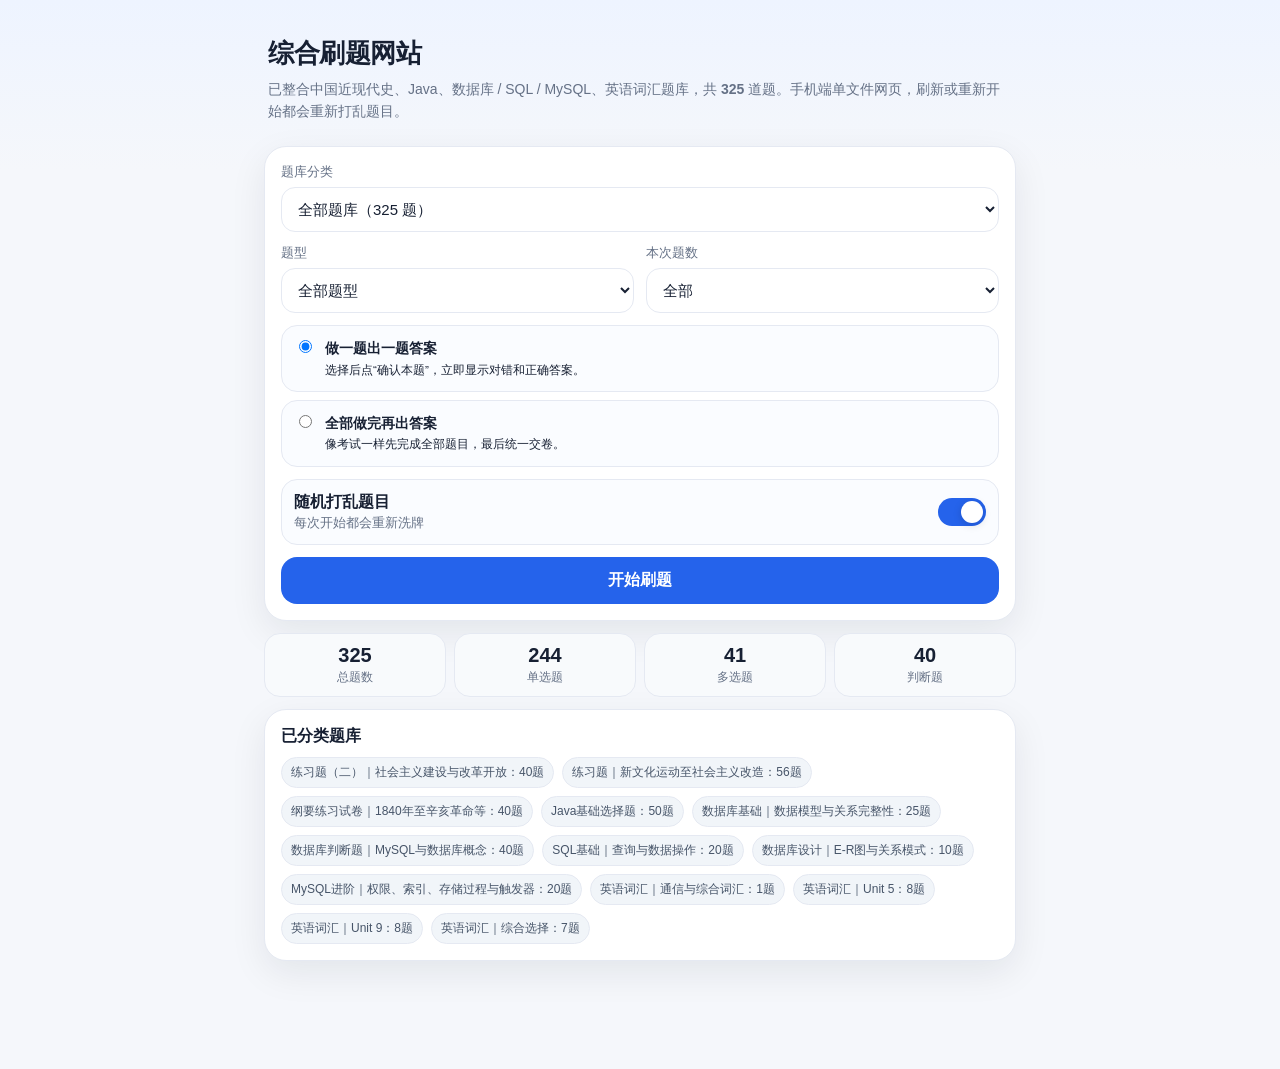
<file: index.html>
<!doctype html>
<html lang="zh-CN">
<head>
  <meta charset="utf-8" />
  <meta name="viewport" content="width=device-width, initial-scale=1, viewport-fit=cover" />
  <meta name="theme-color" content="#2563eb" />
  <title>综合刷题网站｜历史 Java 数据库 英语</title>
  <style>
    :root{--bg:#f5f7fb;--card:#fff;--text:#172033;--muted:#657186;--primary:#2563eb;--primary-dark:#1d4ed8;--green:#16a34a;--red:#dc2626;--amber:#f59e0b;--line:#e5e9f2;--soft:#eef4ff;--purple:#7c3aed;}
    *{box-sizing:border-box;-webkit-tap-highlight-color:transparent} body{margin:0;font-family:-apple-system,BlinkMacSystemFont,"Segoe UI","PingFang SC","Microsoft YaHei",Arial,sans-serif;background:linear-gradient(180deg,#eef4ff 0%,var(--bg) 170px);color:var(--text)}
    .app{width:min(780px,100%);margin:0 auto;padding:16px 14px 96px}.hero{padding:20px 4px 12px}.title{margin:0;font-size:26px;font-weight:850;letter-spacing:-.5px}.sub{margin:8px 0 0;color:var(--muted);line-height:1.55;font-size:14px}.card{background:var(--card);border:1px solid var(--line);border-radius:22px;box-shadow:0 12px 36px rgba(17,24,39,.08);padding:16px;margin:12px 0}.grid{display:grid;gap:12px}.two{grid-template-columns:1fr 1fr}.field{display:grid;gap:6px;font-size:13px;color:var(--muted)}select{width:100%;border:1px solid var(--line);background:#fff;border-radius:14px;padding:12px 12px;font-size:15px;color:var(--text);outline:none}.mode{display:grid;gap:8px}.mode label{display:flex;gap:10px;align-items:flex-start;border:1px solid var(--line);border-radius:16px;padding:12px;background:#fafcff;font-size:14px;line-height:1.45}.mode input{margin-top:2px}.toggle{display:flex;align-items:center;justify-content:space-between;gap:10px;padding:12px;border:1px solid var(--line);border-radius:16px;background:#fafcff}.switch{position:relative;width:48px;height:28px}.switch input{display:none}.slider{position:absolute;inset:0;border-radius:999px;background:#cbd5e1;transition:.2s}.slider:before{content:"";position:absolute;width:22px;height:22px;left:3px;top:3px;border-radius:50%;background:white;box-shadow:0 2px 8px rgba(0,0,0,.15);transition:.2s}.switch input:checked + .slider{background:var(--primary)}.switch input:checked + .slider:before{transform:translateX(20px)}button{border:0;border-radius:16px;padding:13px 16px;font-size:16px;font-weight:750;cursor:pointer}.primary{background:var(--primary);color:white}.primary:active{background:var(--primary-dark)}.ghost{background:#eef4ff;color:#1d4ed8}.danger{background:#fff1f2;color:#be123c}.row{display:flex;gap:10px;align-items:center;justify-content:space-between;flex-wrap:wrap}.stats{display:grid;grid-template-columns:repeat(4,1fr);gap:8px}.stat{background:#f8fafc;border:1px solid var(--line);border-radius:16px;padding:10px;text-align:center}.stat b{display:block;font-size:20px}.stat span{font-size:12px;color:var(--muted)}.quizTop{position:sticky;top:0;z-index:5;background:rgba(245,247,251,.88);backdrop-filter:blur(12px);padding:10px 0 8px}.bar{height:8px;background:#e2e8f0;border-radius:999px;overflow:hidden}.bar>span{display:block;height:100%;background:var(--primary);width:0%;transition:.2s}.tag{display:inline-flex;align-items:center;height:28px;padding:0 10px;border-radius:999px;background:#eef4ff;color:#1d4ed8;font-size:12px;font-weight:750}.tag.multi{background:#fef3c7;color:#92400e}.tag.judge{background:#f3e8ff;color:#6d28d9}.source{margin-top:10px;color:var(--muted);font-size:13px;line-height:1.5}.qtitle{margin:12px 0 12px;font-size:20px;font-weight:800;line-height:1.5}.options{display:grid;gap:10px}.option{width:100%;display:flex;gap:12px;align-items:flex-start;text-align:left;border:2px solid var(--line);background:#fff;color:var(--text);border-radius:18px;padding:14px;font-weight:650;line-height:1.45;min-height:56px;touch-action:manipulation}.option .letter{flex:0 0 30px;height:30px;border-radius:10px;display:grid;place-items:center;background:#f1f5f9;color:#334155;font-weight:850}.option.selected{border-color:var(--primary);background:#eff6ff}.option.selected .letter{background:var(--primary);color:#fff}.option.correct{border-color:var(--green);background:#f0fdf4}.option.correct .letter{background:var(--green);color:#fff}.option.wrong{border-color:var(--red);background:#fff1f2}.option.wrong .letter{background:var(--red);color:#fff}.option:disabled{opacity:1}.explain{display:none;margin-top:12px;border-radius:18px;padding:14px;background:#f8fafc;border:1px dashed #cbd5e1;line-height:1.55}.explain.show{display:block}.ok{color:var(--green)}.bad,.wrongTxt{color:var(--red)}.answer-line{font-size:14px;margin-top:6px;color:#334155}.bottomBar{position:fixed;left:0;right:0;bottom:0;background:rgba(255,255,255,.92);backdrop-filter:blur(12px);border-top:1px solid var(--line);padding:10px 14px calc(10px + env(safe-area-inset-bottom));z-index:10}.bottomInner{width:min(780px,100%);margin:0 auto;display:grid;grid-template-columns:1fr 1fr;gap:10px}.hide{display:none!important}.review-list{display:grid;gap:12px}.review-item{border:1px solid var(--line);border-radius:18px;padding:12px;background:#fff}.review-head{display:flex;gap:8px;align-items:center;flex-wrap:wrap}.review-q{margin-top:8px;font-weight:700;line-height:1.5}.empty{color:var(--muted);text-align:center;padding:20px}.pillGroup{display:flex;gap:8px;flex-wrap:wrap;margin-top:10px}.pill{font-size:12px;background:#f1f5f9;border:1px solid var(--line);border-radius:999px;padding:6px 9px;color:#475569}@media(max-width:520px){.two{grid-template-columns:1fr}.stats{grid-template-columns:repeat(2,1fr)}.title{font-size:24px}.qtitle{font-size:19px}.card{border-radius:18px;padding:14px}.app{padding-left:12px;padding-right:12px}select,button{font-size:15px}.bottomInner{grid-template-columns:1fr 1fr}.option{padding:13px}}
  </style>
</head>
<body>
  <main class="app">
    <section id="home">
      <div class="hero">
        <h1 class="title">综合刷题网站</h1>
        <p class="sub">已整合中国近现代史、Java、数据库 / SQL / MySQL、英语词汇题库，共 <b id="totalCount"></b> 道题。手机端单文件网页，刷新或重新开始都会重新打乱题目。</p>
      </div>
      <div class="card grid">
        <label class="field"><span>题库分类</span><select id="sourceSelect"></select></label>
        <div class="grid two">
          <label class="field"><span>题型</span><select id="typeSelect"></select></label>
          <label class="field"><span>本次题数</span><select id="countSelect"><option value="all">全部</option><option value="10">10 题</option><option value="20">20 题</option><option value="30">30 题</option><option value="50">50 题</option><option value="100">100 题</option><option value="150">150 题</option><option value="200">200 题</option></select></label>
        </div>
        <div class="mode">
          <label><input type="radio" name="mode" value="instant" checked><span><b>做一题出一题答案</b><br><small>选择后点“确认本题”，立即显示对错和正确答案。</small></span></label>
          <label><input type="radio" name="mode" value="exam"><span><b>全部做完再出答案</b><br><small>像考试一样先完成全部题目，最后统一交卷。</small></span></label>
        </div>
        <div class="toggle"><span><b>随机打乱题目</b><br><small style="color:var(--muted)">每次开始都会重新洗牌</small></span><label class="switch"><input id="shuffleToggle" type="checkbox" checked><span class="slider"></span></label></div>
        <button id="startBtn" class="primary">开始刷题</button>
      </div>
      <div class="stats" id="homeStats"></div>
      <div class="card">
        <b>已分类题库</b>
        <div class="pillGroup" id="sourcePills"></div>
      </div>
    </section>

    <section id="quiz" class="hide">
      <div class="quizTop">
        <div class="row"><b id="progressText"></b><span id="scoreText" class="tag"></span></div>
        <div class="bar" style="margin-top:8px"><span id="progressFill"></span></div>
      </div>
      <div class="card">
        <div class="row"><div><span id="typeTag" class="tag"></span> <span id="sourceTag" class="tag"></span></div><button id="quitBtn" class="danger" type="button">退出</button></div>
        <div id="qSource" class="source"></div>
        <div id="qTitle" class="qtitle"></div>
        <div id="options" class="options"></div>
        <div id="explain" class="explain"></div>
      </div>
    </section>

    <section id="result" class="hide">
      <div class="hero"><h1 class="title">本次结果</h1><p class="sub">下面是成绩统计和题目回顾。</p></div>
      <div class="stats" id="resultStats"></div>
      <div class="card grid">
        <button id="retryWrongBtn" class="ghost">只刷本次错题</button>
        <button id="restartBtn" class="primary">返回首页</button>
      </div>
      <div class="review-list" id="reviewList"></div>
    </section>
  </main>

  <div id="bottomBar" class="bottomBar hide"><div class="bottomInner"><button id="prevBtn" class="ghost">上一题</button><button id="mainBtn" class="primary">确认本题</button></div></div>

<script>
const QUESTION_BANK = [{"id": "S1-Q1", "source": "练习题（二）｜社会主义建设与改革开放", "number": 1, "type": "单选题", "question": "1956年毛泽东作的《论十大关系》的报告，是探索中国社会主义建设道路的重要理论成果。《论十大关系》围绕的基本方针是()。", "options": {"A": "中国共产党同民主党派长期共存、互相监督", "B": "坚持百花齐放、百家争鸣", "C": "调动一切积极因素，把我国建设成为一个强大的社会主义国家", "D": "调整、巩固、充实、提 高"}, "answer": "C", "sourceId": "S1"}, {"id": "S1-Q2", "source": "练习题（二）｜社会主义建设与改革开放", "number": 2, "type": "单选题", "question": "1956年9月，党的八大提出的我国国内的主要矛盾是()。", "options": {"A": "无产阶级同资产阶级的矛盾", "B": "人民大众同反革命残余势力的矛盾", "C": "开展社会主义道路与资本主义道路的决战", "D": "人民对于经济文化迅速发展的需要同当前经济文化不能满足人民需要的状况之间的矛盾"}, "answer": "D", "sourceId": "S1"}, {"id": "S1-Q3", "source": "练习题（二）｜社会主义建设与改革开放", "number": 3, "type": "单选题", "question": "生产资料的社会主义改造完成以后，国家政治生活的主题是()。", "options": {"A": "进行政治体制和经济体制改革", "B": "坚持四项基本原则", "C": "正确处理人民内部矛盾", "D": "开展阶级斗争"}, "answer": "C", "sourceId": "S1"}, {"id": "S1-Q4", "source": "练习题（二）｜社会主义建设与改革开放", "number": 4, "type": "单选题", "question": "毛泽东在《关于正确处理人民内部矛盾的问题》中提出，解决社会主义社会基本矛盾的途径是()。", "options": {"A": "进行新民主主义革命", "B": "进行社会主义改造", "C": "依靠社会主义制度本身的自我调整和自我完善", "D": "进行无产阶级专政下的继续革命"}, "answer": "C", "sourceId": "S1"}, {"id": "S1-Q5", "source": "练习题（二）｜社会主义建设与改革开放", "number": 5, "type": "单选题", "question": "1958年 9月，全国范围内掀起了人民公社化运动，人民公社的基本特点是()。", "options": {"A": "政社合一", "B": "一大二公", "C": "一平二调", "D": "平均分配"}, "answer": "B", "sourceId": "S1"}, {"id": "S1-Q6", "source": "练习题（二）｜社会主义建设与改革开放", "number": 6, "type": "单选题", "question": "苏联开始暴露他们在社会主义建设中的一些缺点和错误是在()。", "options": {"A": "1953年斯大林逝世后", "B": "赫鲁晓夫上台后", "C": "苏共 20大", "D": "我国社会主义改在完成之时"}, "answer": "C", "sourceId": "S1"}, {"id": "S1-Q7", "source": "练习题（二）｜社会主义建设与改革开放", "number": 7, "type": "单选题", "question": "社会主义社会基本矛盾的性质是()。", "options": {"A": "对抗性质的", "B": "阶级之间的矛盾", "C": "必须用暴力加以解决", "D": "是非对抗性的"}, "answer": "D", "sourceId": "S1"}, {"id": "S1-Q8", "source": "练习题（二）｜社会主义建设与改革开放", "number": 8, "type": "单选题", "question": "“文化大革命”的导火线是()。", "options": {"A": "《评新编历史剧 》", "B": "五·一六通知", "C": "《炮打司令部——我的第一张大字报》", "D": "《关于无产阶级文化大革命的决定》"}, "answer": "A", "sourceId": "S1"}, {"id": "S1-Q9", "source": "练习题（二）｜社会主义建设与改革开放", "number": 9, "type": "单选题", "question": "以毛泽东为代表的中国共产党人开始探索中国自己的社会主义建设道路的标志是()。", "options": {"A": "1956年1月召开的最高国务会议", "B": "《论十大关系》的发表", "C": "中共八大的召开", "D": "《关于正确处理人民内部矛盾的问题》的发表"}, "answer": "B", "sourceId": "S1"}, {"id": "S1-Q10", "source": "练习题（二）｜社会主义建设与改革开放", "number": 10, "type": "单选题", "question": "在 1956年 1月召开的知识分子问题会议上，周恩来对知识分子阶级属性的表述是()。", "options": {"A": "民族资产阶级", "B": "小资产阶级", "C": "知识分子的绝大部分已经是工人阶级的一部分", "D": "社会中间派"}, "answer": "C", "sourceId": "S1"}, {"id": "S1-Q11", "source": "练习题（二）｜社会主义建设与改革开放", "number": 11, "type": "单选题", "question": "“鼓足干劲,力争上游,多快好省建设社会主义”的总路线是在()会议上通过的。", "options": {"A": "中共七届二中全会", "B": "中共七届三中全会", "C": "中共八大", "D": "中共八大二次会议"}, "answer": "D", "sourceId": "S1"}, {"id": "S1-Q12", "source": "练习题（二）｜社会主义建设与改革开放", "number": 12, "type": "单选题", "question": "1976年“文化大革命”结束后,造成党和国家的工作在徘徊中前进局面的根源在于()。", "options": {"A": "“阶级斗争为纲”的错误方针", "B": "“批林批孔”的错误方针", "C": "“反击右倾翻案风”的错误方针", "D": "“两个凡是”的错误方针"}, "answer": "D", "sourceId": "S1"}, {"id": "S1-Q13", "source": "练习题（二）｜社会主义建设与改革开放", "number": 13, "type": "单选题", "question": "揭开中国社会主义改革开放和现代化建设新时期序幕的是()。", "options": {"A": "中共十一大", "B": "中共十一届三中全会", "C": "中共十二大", "D": "中共十二届三中全会"}, "answer": "B", "sourceId": "S1"}, {"id": "S1-Q14", "source": "练习题（二）｜社会主义建设与改革开放", "number": 14, "type": "单选题", "question": "以()和中共十四大为标志,改革开放和现代化建设事业进入从计划经济体制向社会主义市场经济体制转变的新阶段。", "options": {"A": "十三大", "B": "十一届三中全会", "C": "邓小平南方谈话", "D": "十四届三中全会"}, "answer": "C", "sourceId": "S1"}, {"id": "S1-Q15", "source": "练习题（二）｜社会主义建设与改革开放", "number": 15, "type": "单选题", "question": "邓小平在中共十二大上首次明确提出了()。", "options": {"A": "建设有中国特色的社会主义", "B": "建设富强民主文明的社会主义现代化国家", "C": "党在社会主义初级阶段的基本路线", "D": "党在社会主义初级阶段的主要矛盾"}, "answer": "A", "sourceId": "S1"}, {"id": "S1-Q16", "source": "练习题（二）｜社会主义建设与改革开放", "number": 16, "type": "单选题", "question": "中共十四大明确指出我国经济体制改革的目标是建立()。", "options": {"A": "社会主义商品经济体制", "B": "计划经济为主市场经济为辅的体制", "C": "社会主义市场经济体制", "D": "市场经济为主计划经济为辅的体制"}, "answer": "C", "sourceId": "S1"}, {"id": "S1-Q17", "source": "练习题（二）｜社会主义建设与改革开放", "number": 17, "type": "单选题", "question": "标志着祖国统一大业向前迈出重要一步的香港回归是在()。", "options": {"A": "1997年7月1日", "B": "1999年7月1日", "C": "1997年12月20日", "D": "1999年12月20日"}, "answer": "A", "sourceId": "S1"}, {"id": "S1-Q18", "source": "练习题（二）｜社会主义建设与改革开放", "number": 18, "type": "单选题", "question": "1979年3月,邓小平明确提出坚持“四项基本原则”是在()。", "options": {"A": "中央工作会议", "B": "中共十一届三中全会", "C": "中央理论工作务虚会", "D": "中共十二届六中全会"}, "answer": "C", "sourceId": "S1"}, {"id": "S1-Q19", "source": "练习题（二）｜社会主义建设与改革开放", "number": 19, "type": "单选题", "question": "1978年12月召开的中共十一届三中全会作出了把工作重点转移到()上来和实行改革开放的战略决策。", "options": {"A": "社会主义现代化建设", "B": "阶级斗争", "C": "民族复兴", "D": "文化建设"}, "answer": "A", "sourceId": "S1"}, {"id": "S1-Q20", "source": "练习题（二）｜社会主义建设与改革开放", "number": 20, "type": "单选题", "question": "中国特色社会主义的总依据是()。", "options": {"A": "中国共产党的领导", "B": "社会主义初级阶段", "C": "中国特色社会主义基本制度", "D": "社会主义公有制"}, "answer": "B", "sourceId": "S1"}, {"id": "S1-Q21", "source": "练习题（二）｜社会主义建设与改革开放", "number": 21, "type": "单选题", "question": "中国率先签署全球合作应对气候变化的(),倡议二十国集团发表首份气候变化问题主席声明。", "options": {"A": "《巴黎协定》", "B": "《北京宣言》", "C": "《杭州倡议》", "D": "《厦门协定》"}, "answer": "A", "sourceId": "S1"}, {"id": "S1-Q22", "source": "练习题（二）｜社会主义建设与改革开放", "number": 22, "type": "单选题", "question": "坚持一个中国原则和( ),推动两岸关系和平发展,加强两岸经济文化交流合作,实现两岸领导人历史性会晤。", "options": {"A": "“两岸共识”", "B": "“汪辜共识”", "C": "“九二共识”", "D": "“台海共识”"}, "answer": "C", "sourceId": "S1"}, {"id": "S1-Q23", "source": "练习题（二）｜社会主义建设与改革开放", "number": 23, "type": "单选题", "question": "中国的全球治理观反映了人类共同价值追求和当代国际关系现实,为全球治理体系改革和建设贡献了中国智慧、提供了( )。", "options": {"A": "中国道路", "B": "中国模式", "C": "中国样本", "D": "中国方案"}, "answer": "D", "sourceId": "S1"}, {"id": "S1-Q24", "source": "练习题（二）｜社会主义建设与改革开放", "number": 24, "type": "单选题", "question": "中国特色社会主义进入新时代,中国共产党一定要有()。", "options": {"A": "新气象新作为", "B": "新梦想新使命", "C": "新目标新斗争", "D": "新使命新担当"}, "answer": "A", "sourceId": "S1"}, {"id": "S1-Q25", "source": "练习题（二）｜社会主义建设与改革开放", "number": 25, "type": "单选题", "question": "党的十八大提出，中国特色社会主义的总布局是()", "options": {"A": "四位一体", "B": "五位一体", "C": "三位一体", "D": "两手抓两手都要硬"}, "answer": "B", "sourceId": "S1"}, {"id": "S1-Q26", "source": "练习题（二）｜社会主义建设与改革开放", "number": 26, "type": "单选题", "question": "党的十八大提出，确保到2020年实现()的目标。", "options": {"A": "总体建成小康社会", "B": "全面建成小康社会", "C": "基本建成小康社会", "D": "社会主义现代化"}, "answer": "B", "sourceId": "S1"}, {"id": "S1-Q27", "source": "练习题（二）｜社会主义建设与改革开放", "number": 27, "type": "单选题", "question": "党的十九大确立了()的历史地位。", "options": {"A": "邓小平理论", "B": "“三个代表”重要思想", "C": "科学发展观", "D": "习近平新时代中国特色社会主义思想"}, "answer": "D", "sourceId": "S1"}, {"id": "S1-Q28", "source": "练习题（二）｜社会主义建设与改革开放", "number": 28, "type": "单选题", "question": "中国经济发展的一个重大变化是进入新常态，即：从高速增长转为中高速增长；经济结构不断优化升级；从要素驱动、投资驱动转向( )。", "options": {"A": "战略驱动", "B": "科技驱动", "C": "创新驱动", "D": "制度驱动"}, "answer": "C", "sourceId": "S1"}, {"id": "S1-Q29", "source": "练习题（二）｜社会主义建设与改革开放", "number": 29, "type": "单选题", "question": "2012年11月8日至14日,中国共产党( )全国代表大会在北京举行。", "options": {"A": "第十六次", "B": "第十七次", "C": "第十八次", "D": "第十九次"}, "answer": "C", "sourceId": "S1"}, {"id": "S1-Q30", "source": "练习题（二）｜社会主义建设与改革开放", "number": 30, "type": "单选题", "question": "2014年11月,十二届全国人大常委会第十一次会议通过《全国人民代表大会常务委员会关于设立国家宪法日的决定》,将( )设立为国家宪法日。", "options": {"A": "12月4日", "B": "12月5日", "C": "12月3日", "D": "12月6日"}, "answer": "A", "sourceId": "S1"}, {"id": "S1-Q31", "source": "练习题（二）｜社会主义建设与改革开放", "number": 31, "type": "多选题", "question": "“大跃进”和人民公社化运动期间,在经济建设上犯“左”倾错误的特征是( )", "options": {"A": "高指标", "B": "“共产风”", "C": "瞎指挥", "D": "浮夸风"}, "answer": "ABCD", "sourceId": "S1"}, {"id": "S1-Q32", "source": "练习题（二）｜社会主义建设与改革开放", "number": 32, "type": "多选题", "question": "以下内容与“文化大革命”相关的有( )", "options": {"A": "《评新编历史剧 》", "B": "《炮打司令部——我的一张大字报》", "C": "《论十大关系》", "D": "《关于无产阶级文化大革命的决定》"}, "answer": "ABD", "sourceId": "S1"}, {"id": "S1-Q33", "source": "练习题（二）｜社会主义建设与改革开放", "number": 33, "type": "多选题", "question": "1959年,毛泽东主持召开第二次郑州会议,确定的分配原则是( )", "options": {"A": "队为基础,分级管理", "B": "三级核算,各计盈亏", "C": "按劳分配,承认差别", "D": "按需分配,共同富裕"}, "answer": "ABC", "sourceId": "S1"}, {"id": "S1-Q34", "source": "练习题（二）｜社会主义建设与改革开放", "number": 34, "type": "多选题", "question": "1979年3月,邓小平在中央理论工作务虚会上首次提出必须坚持()。", "options": {"A": "社会主义道路", "B": "人民民主专政", "C": "共产党的领导", "D": "马克思列宁主义、毛泽东思想"}, "answer": "ABCD", "sourceId": "S1"}, {"id": "S1-Q35", "source": "练习题（二）｜社会主义建设与改革开放", "number": 35, "type": "多选题", "question": "邓小平在南方谈话中指出,判断改革开放得失成败的标准应该主要看()。", "options": {"A": "是否有利于提高人民的生活水平", "B": "是否有利于发展社会主义社会的生产力", "C": "是否有利于增强社会主义国家的综合国力", "D": "是否有利于发展社会主义社会的先进文化"}, "answer": "ABC", "sourceId": "S1"}, {"id": "S1-Q36", "source": "练习题（二）｜社会主义建设与改革开放", "number": 36, "type": "多选题", "question": "科学发展观的基本要求是()。", "options": {"A": "全面", "B": "协调", "C": "发展", "D": "可持续"}, "answer": "ABD", "sourceId": "S1"}, {"id": "S1-Q37", "source": "练习题（二）｜社会主义建设与改革开放", "number": 37, "type": "多选题", "question": "实现中华民族伟大复兴的中国梦,就是要实现()。", "options": {"A": "国家富强", "B": "民族振兴", "C": "社会繁荣", "D": "人民幸福"}, "answer": "ABD", "sourceId": "S1"}, {"id": "S1-Q38", "source": "练习题（二）｜社会主义建设与改革开放", "number": 38, "type": "多选题", "question": "强调实现“十三五”时期发展目标,破解发展难题,厚植发展优势,必须牢固树立并切实贯彻创新、协调、()的发展理念。", "options": {"A": "绿色", "B": "开放", "C": "和平", "D": "共享"}, "answer": "ABD", "sourceId": "S1"}, {"id": "S1-Q39", "source": "练习题（二）｜社会主义建设与改革开放", "number": 39, "type": "多选题", "question": "大力加强理想信念教育,弘扬()。", "options": {"A": "中华优秀传统文化", "B": "革命文化", "C": "社会主义先进文化", "D": "红色文化"}, "answer": "ABC", "sourceId": "S1"}, {"id": "S1-Q40", "source": "练习题（二）｜社会主义建设与改革开放", "number": 40, "type": "多选题", "question": "( )伟大梦想,紧密联系、相互贯通、相互作用,其中起决定性作用的是党的建设新的伟大工程。", "options": {"A": "伟大斗争", "B": "伟大工程", "C": "伟大事业", "D": "伟大目标"}, "answer": "ABC", "sourceId": "S1"}, {"id": "S2-Q1", "source": "练习题｜新文化运动至社会主义改造", "number": 1, "type": "单选题", "question": "五四前新文化运动的性质是()", "options": {"A": "小资产阶级无政府主义的文化运动", "B": "无产阶级社会主义的文化运动", "C": "资产阶级民主主义的文化运动", "D": "农民阶级民粹主义的文化运动"}, "answer": "C", "sourceId": "S2"}, {"id": "S2-Q2", "source": "练习题｜新文化运动至社会主义改造", "number": 2, "type": "单选题", "question": "1919年五四运动的直接导火线是()", "options": {"A": "华盛会议上中国外交的失败", "B": "巴黎和会上中国外交的失败", "C": "俄国十月革命对中国的影响", "D": "新文化运动掀起的解放潮流的推动"}, "answer": "B", "sourceId": "S2"}, {"id": "S2-Q3", "source": "练习题｜新文化运动至社会主义改造", "number": 3, "type": "单选题", "question": "标志着中国工人阶级以独立的姿态登上政治舞台的事件是()", "options": {"A": "国民革命运动", "B": "北伐战争", "C": "五四运动", "D": "五卅运动"}, "answer": "C", "sourceId": "S2"}, {"id": "S2-Q4", "source": "练习题｜新文化运动至社会主义改造", "number": 4, "type": "单选题", "question": "中国共产党第一次明确提出反帝反封建民主革命纲领的会议是()", "options": {"A": "中共一大", "B": "中共二大", "C": "中共三大", "D": "中共四大"}, "answer": "B", "sourceId": "S2"}, {"id": "S2-Q5", "source": "练习题｜新文化运动至社会主义改造", "number": 5, "type": "单选题", "question": "第一次国共合作正式形成的标志是()", "options": {"A": "中国共产党三大的召开", "B": "中国共产党二大的召开", "C": "中国国民党一大的召开", "D": "中国国民党二大的召开"}, "answer": "C", "sourceId": "S2"}, {"id": "S2-Q6", "source": "练习题｜新文化运动至社会主义改造", "number": 6, "type": "单选题", "question": "1920年8月出版的《共产党宣言》中译本,是由谁翻译的()", "options": {"A": "李达", "B": "陈独秀", "C": "陈望道", "D": "梁启超"}, "answer": "C", "sourceId": "S2"}, {"id": "S2-Q7", "source": "练习题｜新文化运动至社会主义改造", "number": 7, "type": "单选题", "question": "符合1931年毛泽东制定的土地革命路线的土地政策是()。", "options": {"A": "“一切私有土地完全归组织或苏维埃国家的劳动人民所公有”", "B": "“没收公共土地及地主阶级土地,分配给农民所有”", "C": "“没收富农土地,归苏维埃国家所有”", "D": "“农民分得的土地不得转让买卖”"}, "answer": "B", "sourceId": "S2"}, {"id": "S2-Q8", "source": "练习题｜新文化运动至社会主义改造", "number": 8, "type": "单选题", "question": "中国工农红军长征的直接原因是()。", "options": {"A": "中共失去了广大人民的支持", "B": "中共认识到北上抗日的重要性", "C": "第五次反“围剿”的失利", "D": "中共仍未找到夺取革命胜利的道路"}, "answer": "C", "sourceId": "S2"}, {"id": "S2-Q9", "source": "练习题｜新文化运动至社会主义改造", "number": 9, "type": "单选题", "question": "土地革命战争时期中国共产党最伟大的历史贡献是()。", "options": {"A": "发动、领导了著名的秋收起义", "B": "开辟了农村包围城市、武装夺取政权的道路", "C": "领导中国人民推翻了三座大山", "D": "推动了抗日民族统一战线的建立"}, "answer": "B", "sourceId": "S2"}, {"id": "S2-Q10", "source": "练习题｜新文化运动至社会主义改造", "number": 10, "type": "单选题", "question": "1927年9月9日毛泽东等领导的湘赣边界秋收起义公开打出了()的旗帜。", "options": {"A": "工农革命军", "B": "工农红军", "C": "人民解放军", "D": "国民革命军"}, "answer": "A", "sourceId": "S2"}, {"id": "S2-Q11", "source": "练习题｜新文化运动至社会主义改造", "number": 11, "type": "单选题", "question": "红军胜利结束长征实现了战略大转移的标志是()。", "options": {"A": "同红四方面军会师于懋功", "B": "同红十五军团会师于吴起镇", "C": "红二、六军团合编为红二方面军", "D": "红军三大主力会合"}, "answer": "D", "sourceId": "S2"}, {"id": "S2-Q12", "source": "练习题｜新文化运动至社会主义改造", "number": 12, "type": "单选题", "question": "日本帝国主义发动的变中国为其独占殖民地的侵华战争开始于()。", "options": {"A": "九一八事变", "B": "一·二八事变", "C": "华北事变", "D": "卢沟桥事变"}, "answer": "A", "sourceId": "S2"}, {"id": "S2-Q13", "source": "练习题｜新文化运动至社会主义改造", "number": 13, "type": "单选题", "question": "1932年,在日本侵略者阴谋策划下建立的傀儡政权是()。", "options": {"A": "伪“满洲国”", "B": "伪“华北自治政府”", "C": "伪“中华民国维新政府”", "D": "伪“中华民国国民政府”"}, "answer": "A", "sourceId": "S2"}, {"id": "S2-Q14", "source": "练习题｜新文化运动至社会主义改造", "number": 14, "type": "单选题", "question": "1935年,北平学生在中共号召和领导下举行的抗日救亡运动是()。", "options": {"A": "五四运动", "B": "一二·九运动", "C": "一二·一运动", "D": "一二三〇运动"}, "answer": "B", "sourceId": "S2"}, {"id": "S2-Q15", "source": "练习题｜新文化运动至社会主义改造", "number": 15, "type": "单选题", "question": "1936年9月,中共中央为促进抗战在党内指示中提出的总方针是()。", "options": {"A": "“反蒋抗日”", "B": "“逼蒋抗日”", "C": "“促蒋抗日”", "D": "“联蒋抗日”"}, "answer": "B", "sourceId": "S2"}, {"id": "S2-Q16", "source": "练习题｜新文化运动至社会主义改造", "number": 16, "type": "单选题", "question": "同意国共两党进行谈判,并在会议文件中第一次写上“抗日”字样的会议是()。", "options": {"A": "国民党五全大会", "B": "国民党五届三中全会", "C": "国民党九届三中全会", "D": "国民党六全大会"}, "answer": "B", "sourceId": "S2"}, {"id": "S2-Q17", "source": "练习题｜新文化运动至社会主义改造", "number": 17, "type": "单选题", "question": "1937年8月,中国共产党在洛川会议上制定了()。", "options": {"A": "抗日救国十大纲领", "B": "抗日民族统一战线的策略总方针", "C": "中国人民对日作战的基本纲领", "D": "持久抗战的总方针"}, "answer": "A", "sourceId": "S2"}, {"id": "S2-Q18", "source": "练习题｜新文化运动至社会主义改造", "number": 18, "type": "单选题", "question": "抗日战争全面爆发后,中国军队取得第一次重大胜利的战役是()。", "options": {"A": "平型关战役", "B": "雁门关战役", "C": "阳明堡战役", "D": "台儿庄战役"}, "answer": "A", "sourceId": "S2"}, {"id": "S2-Q19", "source": "练习题｜新文化运动至社会主义改造", "number": 19, "type": "单选题", "question": "中国共产党领导的抗日根据地建立的政权是()。", "options": {"A": "苏维埃政权", "B": "无产阶级政权", "C": "人民民主政权", "D": "三三制的民主政权"}, "answer": "D", "sourceId": "S2"}, {"id": "S2-Q20", "source": "练习题｜新文化运动至社会主义改造", "number": 20, "type": "单选题", "question": "抗日战争进入相持阶段后,日本帝国主义对国民政府的策略是()。", "options": {"A": "以军事打击为主,政治诱降为辅", "B": "以政治诱降为主,军事打击为辅", "C": "军事打击和政治诱降并重", "D": "只实行政治诱降,不实行军事打击"}, "answer": "B", "sourceId": "S2"}, {"id": "S2-Q21", "source": "练习题｜新文化运动至社会主义改造", "number": 21, "type": "单选题", "question": "1940年5月,在枣宜会战的激战中殉国的国民党将军是()。", "options": {"A": "谢晋元", "B": "戴安澜", "C": "佟麟阁", "D": "张自忠"}, "answer": "D", "sourceId": "S2"}, {"id": "S2-Q22", "source": "练习题｜新文化运动至社会主义改造", "number": 22, "type": "单选题", "question": "1941年3月,在大后方抗日民主运动中诞生的民主党派是()。", "options": {"A": "中华民族解放行动委员会", "B": "中国民主建国会", "C": "中国民主促进会", "D": "中国民主政团同盟"}, "answer": "D", "sourceId": "S2"}, {"id": "S2-Q23", "source": "练习题｜新文化运动至社会主义改造", "number": 23, "type": "单选题", "question": "抗战胜利后,美国政府支持国民党的反共方针,美国在中国追求的长期的基本目标是()", "options": {"A": "避免共产党完全控制中国", "B": "使中国走上资本主义发展道路,遏制苏联", "C": "推动建立一个统一的亲美政府", "D": "帮助中国发展强大"}, "answer": "C", "sourceId": "S2"}, {"id": "S2-Q24", "source": "练习题｜新文化运动至社会主义改造", "number": 24, "type": "单选题", "question": "1947年10月10日,中国人民解放军总部发表宣言,提出“()”的口号。", "options": {"A": "宜将剩勇追穷寇", "B": "一切反动派都是纸老虎", "C": "打倒蒋介石,解放全中国", "D": "将革命进行到底"}, "answer": "C", "sourceId": "S2"}, {"id": "S2-Q25", "source": "练习题｜新文化运动至社会主义改造", "number": 25, "type": "单选题", "question": "1946年5月4日,中共中央发出《五四指示》,决定将党在抗日战争时期实行的()政策改变为实现“耕者有其田”的政策。", "options": {"A": "打土豪,分田地", "B": "地主不分田,富农分坏田", "C": "减租减息", "D": "没收一切公共土地及地主阶级的土地"}, "answer": "C", "sourceId": "S2"}, {"id": "S2-Q26", "source": "练习题｜新文化运动至社会主义改造", "number": 26, "type": "单选题", "question": "经过(),到1948年秋,1亿人口的解放区消灭了封建生产关系,人民解放战争获得了源源不断的人力、物力的支援。", "options": {"A": "根据地土地革命", "B": "土地改革运动", "C": "保田参军", "D": "解放战争"}, "answer": "B", "sourceId": "S2"}, {"id": "S2-Q27", "source": "练习题｜新文化运动至社会主义改造", "number": 27, "type": "单选题", "question": "在国民党统治区,以学生运动为先导的人民民主运动迅速发展成为配合人民解放战争的()。", "options": {"A": "第三条道路", "B": "第五纵队", "C": "一二·一运动", "D": "第二条战线"}, "answer": "D", "sourceId": "S2"}, {"id": "S2-Q28", "source": "练习题｜新文化运动至社会主义改造", "number": 28, "type": "单选题", "question": "1945年底,昆明学生发动了以“反对内战,争取自由”为主要口号的()。", "options": {"A": "抗暴运动", "B": "一二三〇运动", "C": "反饥饿、反内战运动", "D": "一二·一运动"}, "answer": "D", "sourceId": "S2"}, {"id": "S2-Q29", "source": "练习题｜新文化运动至社会主义改造", "number": 29, "type": "单选题", "question": "1947年11月,中国国民党民主派和其他爱国民主人士第一次联合会议在香港召开。1948年1月1日,会议宣布()正式成立。", "options": {"A": "中国民主同盟", "B": "中国民主建国会", "C": "中国民主促进会", "D": "中国国民党革命委员会"}, "answer": "D", "sourceId": "S2"}, {"id": "S2-Q30", "source": "练习题｜新文化运动至社会主义改造", "number": 30, "type": "单选题", "question": "1949年4月21日,毛泽东、朱德发布()。人民解放军从东起江阴,西至湖口,长达1000多里的战线上强渡长江天险,一举摧毁国民党苦心经营了3个半月的长江防线。4月23日,人民解放军占领南京,宣告延续了22年之久的国民党反动统治的覆灭。", "options": {"A": "《国内和平协定》", "B": "《目前形势和我们的任务》", "C": "《将革命进行到底》", "D": "《向全国进军的命令》"}, "answer": "D", "sourceId": "S2"}, {"id": "S2-Q31", "source": "练习题｜新文化运动至社会主义改造", "number": 31, "type": "单选题", "question": "1949年4月23日,人民解放军占领南京,宣告延续了()之久的国民党反动统治的覆灭。", "options": {"A": "21年", "B": "22年", "C": "37年", "D": "38年"}, "answer": "B", "sourceId": "S2"}, {"id": "S2-Q32", "source": "练习题｜新文化运动至社会主义改造", "number": 32, "type": "单选题", "question": "没收官僚资本归人民的国家所有,是哪个文件规定的一项历史任务。()", "options": {"A": "《中国土地法大纲》", "B": "《中国共产党党章》", "C": "《共同纲领》", "D": "《中华人民共和国宪法》"}, "answer": "C", "sourceId": "S2"}, {"id": "S2-Q33", "source": "练习题｜新文化运动至社会主义改造", "number": 33, "type": "单选题", "question": "“一五”计划是在哪个会议上正式通过的。()", "options": {"A": "中共七届二中全会", "B": "一届人大二次会议", "C": "中共八大", "D": "中共七届三中全会"}, "answer": "B", "sourceId": "S2"}, {"id": "S2-Q34", "source": "练习题｜新文化运动至社会主义改造", "number": 34, "type": "单选题", "question": "以下哪项不属于“五反”运动的()", "options": {"A": "反对行贿", "B": "反对偷税漏税", "C": "反对盗窃国家财产", "D": "反贪污"}, "answer": "D", "sourceId": "S2"}, {"id": "S2-Q35", "source": "练习题｜新文化运动至社会主义改造", "number": 35, "type": "单选题", "question": "我国社会主义制度全面确立的标志是()", "options": {"A": "新中国的建立", "B": "“一五”计划的完成", "C": "三大改造的完成", "D": "抗美援朝的胜利"}, "answer": "C", "sourceId": "S2"}, {"id": "S2-Q36", "source": "练习题｜新文化运动至社会主义改造", "number": 36, "type": "单选题", "question": "中共中央正式提出党在过渡时期的总路线是在()", "options": {"A": "1949年", "B": "1952年", "C": "1953年", "D": "1956年"}, "answer": "C", "sourceId": "S2"}, {"id": "S2-Q37", "source": "练习题｜新文化运动至社会主义改造", "number": 37, "type": "单选题", "question": "我国对个体手工业社会主义改造由低级向高级的过渡性经济组织形式是()", "options": {"A": "生产合作小组、供销合作社、生产合作社", "B": "供销合作社、生产合作小组、生产合作社", "C": "生产合作小组、生产合作社、供销合作社", "D": "生产合作社、生产合作小组、供销合作社"}, "answer": "A", "sourceId": "S2"}, {"id": "S2-Q38", "source": "练习题｜新文化运动至社会主义改造", "number": 38, "type": "单选题", "question": "我国对个体农业进行社会主义改造的过渡性经济组织形式中,具有完全社会主义性质的是()", "options": {"A": "互助组", "B": "初级农业生产合作社", "C": "高级农业生产合作社", "D": "人民公社"}, "answer": "C", "sourceId": "S2"}, {"id": "S2-Q39", "source": "练习题｜新文化运动至社会主义改造", "number": 39, "type": "单选题", "question": "最早完成全行业公私合营的城市是()", "options": {"A": "北京市", "B": "南京市", "C": "海市", "D": "天津市"}, "answer": "A", "sourceId": "S2"}, {"id": "S2-Q40", "source": "练习题｜新文化运动至社会主义改造", "number": 40, "type": "单选题", "question": "1950-1952年的土地改革,其实质是()", "options": {"A": "彻底摧毁土地私有制", "B": "建立社会主义经济基础", "C": "彻底完成民主革命任务", "D": "完成社会主义革命任务"}, "answer": "C", "sourceId": "S2"}, {"id": "S2-Q41", "source": "练习题｜新文化运动至社会主义改造", "number": 41, "type": "多选题", "question": "新文化运动的基本口号是()", "options": {"A": "自由", "B": "民主", "C": "平等", "D": "科学"}, "answer": "BD", "sourceId": "S2"}, {"id": "S2-Q42", "source": "练习题｜新文化运动至社会主义改造", "number": 42, "type": "多选题", "question": "1922年中国共产党在上海举行第二次全国代表大会,制定了明确的革命纲领,包括()", "options": {"A": "实现社会主义、共产主义", "B": "打倒军阀", "C": "推翻国际帝国主义的压迫", "D": "统一中国为真正的民主共和国"}, "answer": "ABCD", "sourceId": "S2"}, {"id": "S2-Q43", "source": "练习题｜新文化运动至社会主义改造", "number": 43, "type": "多选题", "question": "五四前新文化运动的主要阵地是()", "options": {"A": "《新青年》杂志", "B": "《湘江评论》报纸", "C": "清华大学", "D": "北京大学"}, "answer": "AD", "sourceId": "S2"}, {"id": "S2-Q44", "source": "练习题｜新文化运动至社会主义改造", "number": 44, "type": "多选题", "question": "五四运动的历史特点和意义主要是()", "options": {"A": "是一次彻底反帝反封建的运动", "B": "是一次真正的群众性运动", "C": "促进了马克思主义在中国的广泛传播及其与中国工人运动的结合", "D": "是中国新民主主义革命的开端"}, "answer": "ABCD", "sourceId": "S2"}, {"id": "S2-Q45", "source": "练习题｜新文化运动至社会主义改造", "number": 45, "type": "多选题", "question": "下列说法与五四运动有关的是()", "options": {"A": "旧民主主义革命的开端", "B": "是一次彻底的反帝反封建的爱国运动", "C": "“誓死力争,还我青岛”", "D": "导火线是巴黎和会上中国外交的失败"}, "answer": "BCD", "sourceId": "S2"}, {"id": "S2-Q46", "source": "练习题｜新文化运动至社会主义改造", "number": 46, "type": "多选题", "question": "八七会议是中国革命史上一个历史的转折点,这次会议()。", "options": {"A": "决定举行秋收起义", "B": "总结了大革命失败的经验教训", "C": "确定了土地革命和武装反抗国民党反动派的总方针", "D": "批判和纠正了陈独秀右倾机会主义错误"}, "answer": "ABCD", "sourceId": "S2"}, {"id": "S2-Q47", "source": "练习题｜新文化运动至社会主义改造", "number": 47, "type": "多选题", "question": "在1927年8月7日召开的八七会议上,确定的革命的总方针是()。", "options": {"A": "建立革命根据地", "B": "武装反抗国民党反动统治", "C": "走农村包围城市的道路", "D": "开展土地革命"}, "answer": "BD", "sourceId": "S2"}, {"id": "S2-Q48", "source": "练习题｜新文化运动至社会主义改造", "number": 48, "type": "多选题", "question": "南昌起义的历史意义是()。", "options": {"A": "打响了武装反抗国民党反动统治的第一枪", "B": "成为中国共产党独立领导革命战争、创建人民军队和武装夺取政权的伟大开端", "C": "揭开了土地革命的序幕", "D": "开辟了“以农村包围城市”的道路"}, "answer": "ABC", "sourceId": "S2"}, {"id": "S2-Q49", "source": "练习题｜新文化运动至社会主义改造", "number": 49, "type": "多选题", "question": "中国共产党在1935年瓦窑堡会议上严厉批评的党内错误倾向是()。", "options": {"A": "“左”倾冒险主义", "B": "“左”倾关门主义", "C": "右倾机会主义", "D": "右倾投降主义"}, "answer": "AB", "sourceId": "S2"}, {"id": "S2-Q50", "source": "练习题｜新文化运动至社会主义改造", "number": 50, "type": "多选题", "question": "日本发动侵华战争给中华民族造成的深重灾难集中表现在()。", "options": {"A": "制造了惨绝人寰的大屠杀", "B": "疯狂掠夺中国的资源与财富", "C": "强制推行奴化教育", "D": "加强了国际交流与合作"}, "answer": "ABC", "sourceId": "S2"}, {"id": "S2-Q51", "source": "练习题｜新文化运动至社会主义改造", "number": 51, "type": "多选题", "question": "在1936年12月12日毅然发动西安事变的国民党爱国将领是", "options": {"A": "蔡廷锴", "B": "蒋光鼐", "C": "张学良", "D": "杨虎城"}, "answer": "CD", "sourceId": "S2"}, {"id": "S2-Q52", "source": "练习题｜新文化运动至社会主义改造", "number": 52, "type": "多选题", "question": "抗日战争胜利后,蒋介石在积极准备内战的同时,又表示愿意与中共进行和平谈判,其目的有()", "options": {"A": "敷衍国内外舆论", "B": "诱使中共交出人民军队和解放区政权", "C": "掩盖其正在进行的内战准备", "D": "把战争责任转嫁给中共"}, "answer": "ABCD", "sourceId": "S2"}, {"id": "S2-Q53", "source": "练习题｜新文化运动至社会主义改造", "number": 53, "type": "多选题", "question": "解放战争时期,在国民党统治区,以学生运动为先导的人民民主运动迅速发展成为配合人民解放战争的第二条战线,其中,著名的学生运动有()。", "options": {"A": "抗暴运动", "B": "一二三〇运动", "C": "反饥饿、反内战运动", "D": "一二·一运动"}, "answer": "ABCD", "sourceId": "S2"}, {"id": "S2-Q54", "source": "练习题｜新文化运动至社会主义改造", "number": 54, "type": "多选题", "question": "抗日战争胜利后,某些民主党派的领导人物企图在国共两党对立的纲领之外,寻找出第三条道路,他们的主张和方法有()。", "options": {"A": "实现英美式的民主政治,但不准地主官僚资本家操纵", "B": "走和平的改良的道路", "C": "建立新民主主义社会", "D": "实行改良的资本主义,但不容官僚买办资本横行"}, "answer": "ABD", "sourceId": "S2"}, {"id": "S2-Q55", "source": "练习题｜新文化运动至社会主义改造", "number": 55, "type": "多选题", "question": "在对资本主义工商业的改造过程中,对企业利润实行“四马分肥”的原则,这四马是()", "options": {"A": "国家所得税", "B": "企业公积金", "C": "工人福利费", "D": "股金红利"}, "answer": "ABCD", "sourceId": "S2"}, {"id": "S2-Q56", "source": "练习题｜新文化运动至社会主义改造", "number": 56, "type": "多选题", "question": "中国共产党在过渡时期总路线的主要内容是逐步实现()", "options": {"A": "社会主义工业化", "B": "对农业的社会主义改造", "C": "对手工业的社会主义改造", "D": "对资本主义工商业的社会主义改造"}, "answer": "ABCD", "sourceId": "S2"}, {"id": "S3-Q1", "source": "纲要练习试卷｜1840年至辛亥革命等", "number": 1, "type": "单选题", "question": "根据2018年版《中国近现代史纲要》,中国的近代史,是从1840年开始到()结束。", "options": {"A": "1919年", "B": "1937年", "C": "1949年", "D": "1954年"}, "answer": "C", "sourceId": "S3"}, {"id": "S3-Q2", "source": "纲要练习试卷｜1840年至辛亥革命等", "number": 2, "type": "单选题", "question": "1840年以来中国的历史即()", "options": {"A": "中国近代史", "B": "中国现代史", "C": "中国当代史", "D": "中国近现代史"}, "answer": "D", "sourceId": "S3"}, {"id": "S3-Q3", "source": "纲要练习试卷｜1840年至辛亥革命等", "number": 3, "type": "单选题", "question": "从1840年鸦片战争开始,到1949年中华人民共和国成立之前,中国属于()", "options": {"A": "由殖民主义宗主国直接统治的殖民地", "B": "拥有完整主权的独立国家", "C": "完全的封建社会", "D": "半殖民地半封建社会"}, "answer": "D", "sourceId": "S3"}, {"id": "S3-Q4", "source": "纲要练习试卷｜1840年至辛亥革命等", "number": 4, "type": "单选题", "question": "洋务运动是在()年清政府中的地主阶级洋务派兴起的。", "options": {"A": "19世纪50年代", "B": "19世纪60年代", "C": "19世纪70年代", "D": "19世纪90年代"}, "answer": "B", "sourceId": "S3"}, {"id": "S3-Q5", "source": "纲要练习试卷｜1840年至辛亥革命等", "number": 5, "type": "单选题", "question": "19世纪70年代到90年代清朝的“四大水师”中,实力最强的是()。", "options": {"A": "南洋水师", "B": "北洋水师", "C": "福建水师", "D": "广东水师"}, "answer": "B", "sourceId": "S3"}, {"id": "S3-Q6", "source": "纲要练习试卷｜1840年至辛亥革命等", "number": 6, "type": "单选题", "question": "最早揭示洋务运动指导思想“中体西用”思想核心内涵的是()。", "options": {"A": "冯桂芬", "B": "张之洞", "C": "沈寿康", "D": "严复"}, "answer": "A", "sourceId": "S3"}, {"id": "S3-Q7", "source": "纲要练习试卷｜1840年至辛亥革命等", "number": 7, "type": "单选题", "question": "1866年,()在福建创办的福州船政局是当时国内最大的造船厂。", "options": {"A": "张之洞", "B": "李鸿章", "C": "左宗棠", "D": "曾国藩"}, "answer": "C", "sourceId": "S3"}, {"id": "S3-Q8", "source": "纲要练习试卷｜1840年至辛亥革命等", "number": 8, "type": "单选题", "question": "洋务派兴办军事工业的目的中,下面()不是。", "options": {"A": "镇压太平天国起义", "B": "为了发展资本主义", "C": "为了维护清王朝的统治", "D": "加强海防、边防,抵御外国侵略"}, "answer": "B", "sourceId": "S3"}, {"id": "S3-Q9", "source": "纲要练习试卷｜1840年至辛亥革命等", "number": 9, "type": "单选题", "question": "维新派代表人物中,被称为近代启蒙思想家的是()", "options": {"A": "康有为", "B": "梁启超", "C": "严复", "D": "谭嗣同"}, "answer": "C", "sourceId": "S3"}, {"id": "S3-Q10", "source": "纲要练习试卷｜1840年至辛亥革命等", "number": 10, "type": "单选题", "question": "甲午战争后,通过翻译《天演论》为戊戌维新运动提供理论依据的是()", "options": {"A": "严复", "B": "康有为", "C": "梁启超", "D": "谭嗣同"}, "answer": "A", "sourceId": "S3"}, {"id": "S3-Q11", "source": "纲要练习试卷｜1840年至辛亥革命等", "number": 11, "type": "单选题", "question": "标志着革命派举起了武装起义反抗清王朝旗帜的事件是()", "options": {"A": "兴中会的成立", "B": "华兴会的成立", "C": "同盟会的成立", "D": "光复会的成立"}, "answer": "A", "sourceId": "S3"}, {"id": "S3-Q12", "source": "纲要练习试卷｜1840年至辛亥革命等", "number": 12, "type": "单选题", "question": "同盟会留日学生中因反清革命被杀害的第一人是()", "options": {"A": "焦达峰", "B": "陈天华", "C": "邹容", "D": "刘道一"}, "answer": "D", "sourceId": "S3"}, {"id": "S3-Q13", "source": "纲要练习试卷｜1840年至辛亥革命等", "number": 13, "type": "单选题", "question": "近代中国第一个把土地问题和发展资本主义联系起来的经济纲领是()", "options": {"A": "洪仁玕的《资政新篇》", "B": "魏源的《海国图志》", "C": "孙中山的《民生主义》", "D": "郑观应的《盛世危言》"}, "answer": "C", "sourceId": "S3"}, {"id": "S3-Q14", "source": "纲要练习试卷｜1840年至辛亥革命等", "number": 14, "type": "单选题", "question": "中国历史上第一部具有资产阶级共和国宪法性质的法典是()", "options": {"A": "《中华民国约法》", "B": "《中华人民共和国宪法》", "C": "《中华民国临时约法》", "D": "《总统选举法》"}, "answer": "C", "sourceId": "S3"}, {"id": "S3-Q15", "source": "纲要练习试卷｜1840年至辛亥革命等", "number": 15, "type": "单选题", "question": "1912年8月,宋教仁以同盟会为基础联合其他几个政党,组成()", "options": {"A": "民主党", "B": "青年党", "C": "中华国民党", "D": "国民党"}, "answer": "D", "sourceId": "S3"}, {"id": "S3-Q16", "source": "纲要练习试卷｜1840年至辛亥革命等", "number": 16, "type": "单选题", "question": "为摆脱困境,1901年清政府成立(),宣布实行“新政”。", "options": {"A": "懋勤殿", "B": "军机处", "C": "政务公开处", "D": "督办政务处"}, "answer": "D", "sourceId": "S3"}, {"id": "S3-Q17", "source": "纲要练习试卷｜1840年至辛亥革命等", "number": 17, "type": "单选题", "question": "1911年5月清政府成立的责任内阁中,13名大臣中()有9人", "options": {"A": "汉族", "B": "满族", "C": "皇族", "D": "贵族"}, "answer": "B", "sourceId": "S3"}, {"id": "S3-Q18", "source": "纲要练习试卷｜1840年至辛亥革命等", "number": 18, "type": "单选题", "question": "辛亥革命前十年发生的众多“民变”事件中,()是规模和影响较大的一次民变事件", "options": {"A": "宾凤阳事件", "B": "天津教案", "C": "公车上书", "D": "长沙抢米风潮"}, "answer": "D", "sourceId": "S3"}, {"id": "S3-Q19", "source": "纲要练习试卷｜1840年至辛亥革命等", "number": 19, "type": "单选题", "question": "从1793年马戛尔尼使华事件可以看出,清王朝在()皇帝在位时期已开始走向衰落。", "options": {"A": "嘉庆", "B": "乾隆", "C": "雍正", "D": "道光"}, "answer": "B", "sourceId": "S3"}, {"id": "S3-Q20", "source": "纲要练习试卷｜1840年至辛亥革命等", "number": 20, "type": "单选题", "question": "1860年10月,抢劫和焚烧圆明园的列强是()", "options": {"A": "八国联军", "B": "日本侵略军", "C": "英法联军", "D": "俄国侵略军"}, "answer": "C", "sourceId": "S3"}, {"id": "S3-Q21", "source": "纲要练习试卷｜1840年至辛亥革命等", "number": 21, "type": "单选题", "question": "1861年,恭亲王奕䜣和慈禧太后为掌握政权发动的宫廷政变是()", "options": {"A": "天京事变", "B": "辛酉政变", "C": "戊戌政变", "D": "玄武门政变"}, "answer": "B", "sourceId": "S3"}, {"id": "S3-Q22", "source": "纲要练习试卷｜1840年至辛亥革命等", "number": 22, "type": "单选题", "question": "中国近代史上中国人民第一次大规模的反侵略武装斗争是()", "options": {"A": "抗日战争", "B": "三元里人民的抗英斗争", "C": "太平天国运动", "D": "义和团运动"}, "answer": "B", "sourceId": "S3"}, {"id": "S3-Q23", "source": "纲要练习试卷｜1840年至辛亥革命等", "number": 23, "type": "单选题", "question": "孙中山喊出“振兴中华”这个时代最强音的时间是()", "options": {"A": "1912年成立南京临时政府时", "B": "1894年创立兴中会时", "C": "1905年创立同盟会时", "D": "1914年成立中华革命党时"}, "answer": "B", "sourceId": "S3"}, {"id": "S3-Q24", "source": "纲要练习试卷｜1840年至辛亥革命等", "number": 24, "type": "单选题", "question": "从1863年到1908年,在中国掌握海关大权40余年的是()", "options": {"A": "李泰国", "B": "赫德", "C": "李鸿章", "D": "金登干"}, "answer": "B", "sourceId": "S3"}, {"id": "S3-Q25", "source": "纲要练习试卷｜1840年至辛亥革命等", "number": 25, "type": "单选题", "question": "中国人普遍的民族意识的觉醒始于()", "options": {"A": "鸦片战争以后", "B": "第二次鸦片战争以后", "C": "中法战争以后", "D": "中日甲午战争以后"}, "answer": "D", "sourceId": "S3"}, {"id": "S3-Q26", "source": "纲要练习试卷｜1840年至辛亥革命等", "number": 26, "type": "多选题", "question": "下面属于中国特色社会主义的四个自信的是()。", "options": {"A": "道路自信", "B": "理论自信", "C": "制度自信", "D": "道德自信"}, "answer": "ABC", "sourceId": "S3"}, {"id": "S3-Q27", "source": "纲要练习试卷｜1840年至辛亥革命等", "number": 27, "type": "多选题", "question": "以下有关“中国近现代史纲要”课程性质表述准确的有()", "options": {"A": "它是一门具有历史性特点的思想政治理论课", "B": "设置这门课程的目的是为了提高大学生的史学素养和政治觉悟", "C": "它具有教学目的的政治性与教学内容的历史性相统一的特点", "D": "它是面向全国高等学校本科生开设的一门选修课"}, "answer": "ABC", "sourceId": "S3"}, {"id": "S3-Q28", "source": "纲要练习试卷｜1840年至辛亥革命等", "number": 28, "type": "多选题", "question": "洋务运动的主要内容包括()。", "options": {"A": "创办军事工业", "B": "创办民用工业", "C": "筹建海军", "D": "废除科举制"}, "answer": "ABC", "sourceId": "S3"}, {"id": "S3-Q29", "source": "纲要练习试卷｜1840年至辛亥革命等", "number": 29, "type": "多选题", "question": "为了挽救清政府的统治危机,封建统治阶级中的洋务派主张引进、仿造西方的武器装备和学习西方的科学技术,兴办洋务,主要代表人物有()。", "options": {"A": "曾国藩", "B": "李鸿章", "C": "左宗棠", "D": "张之洞"}, "answer": "ABCD", "sourceId": "S3"}, {"id": "S3-Q30", "source": "纲要练习试卷｜1840年至辛亥革命等", "number": 30, "type": "多选题", "question": "之所以说百日维新没有触及封建制度的根本,是因为新政内容()", "options": {"A": "政治改革没有触及封建专制统治的基础", "B": "经济改革没有触及封建土地制度的根基", "C": "文化改革没有触及封建文化教育制度的根本", "D": "没有采取发展资本主义工商业的举措"}, "answer": "ABC", "sourceId": "S3"}, {"id": "S3-Q31", "source": "纲要练习试卷｜1840年至辛亥革命等", "number": 31, "type": "多选题", "question": "以下属于南京临时政府革新社会风俗的措施有()", "options": {"A": "废除跪拜礼", "B": "男子剪辫", "C": "女子放足", "D": "设立实业部"}, "answer": "ABC", "sourceId": "S3"}, {"id": "S3-Q32", "source": "纲要练习试卷｜1840年至辛亥革命等", "number": 32, "type": "多选题", "question": "辛亥革命的伟大历史意义包括()", "options": {"A": "推翻了清朝,为中国人民斗争的发展开辟了道路", "B": "结束了君主专制制度,使民主共和观念开始深入人心", "C": "推动了中国人民的思想解放", "D": "推动了中国的社会变革"}, "answer": "ABCD", "sourceId": "S3"}, {"id": "S3-Q33", "source": "纲要练习试卷｜1840年至辛亥革命等", "number": 33, "type": "多选题", "question": "清末“新政”中,清政府预备立宪的真实目的是()", "options": {"A": "“固皇位”", "B": "“弥内乱”", "C": "“阻外患”", "D": "“推民主”"}, "answer": "ABC", "sourceId": "S3"}, {"id": "S3-Q34", "source": "纲要练习试卷｜1840年至辛亥革命等", "number": 34, "type": "多选题", "question": "近代资本-帝国主义侵略中国的表现形式有()", "options": {"A": "军事侵略", "B": "政治控制", "C": "经济掠夺", "D": "文化渗透"}, "answer": "ABCD", "sourceId": "S3"}, {"id": "S3-Q35", "source": "纲要练习试卷｜1840年至辛亥革命等", "number": 35, "type": "多选题", "question": "早期维新思想家的代表人物有()", "options": {"A": "王韬", "B": "薛福成", "C": "马建忠", "D": "郑观应"}, "answer": "ABCD", "sourceId": "S3"}, {"id": "S3-Q36", "source": "纲要练习试卷｜1840年至辛亥革命等", "number": 36, "type": "多选题", "question": "下列不平等条约中涉及香港问题的有()", "options": {"A": "《南京条约》", "B": "《北京条约》", "C": "《马关条约》", "D": "《中英展拓香港界址专条》"}, "answer": "ABD", "sourceId": "S3"}, {"id": "S3-Q37", "source": "纲要练习试卷｜1840年至辛亥革命等", "number": 37, "type": "多选题", "question": "以下属于近代民族意识觉醒的有()", "options": {"A": "“师夷长技以制夷”的主张", "B": "早期的维新思想", "C": "救亡图存", "D": "振兴中华"}, "answer": "ABCD", "sourceId": "S3"}, {"id": "S3-Q38", "source": "纲要练习试卷｜1840年至辛亥革命等", "number": 38, "type": "多选题", "question": "维新派主张的君主立宪制度在中国难以实现的主要原因有()", "options": {"A": "中国根深蒂固的专制主义政治文化土壤", "B": "维新派所依仗的光绪皇帝没有掌握实权", "C": "维新派缺乏群众基础", "D": "维新派没有武装力量的支持"}, "answer": "ABCD", "sourceId": "S3"}, {"id": "S3-Q39", "source": "纲要练习试卷｜1840年至辛亥革命等", "number": 39, "type": "多选题", "question": "从19世纪70到90年代,清政府建成()四大水师。", "options": {"A": "福建水师", "B": "广东水师", "C": "南洋水师", "D": "北洋水师"}, "answer": "ABCD", "sourceId": "S3"}, {"id": "S3-Q40", "source": "纲要练习试卷｜1840年至辛亥革命等", "number": 40, "type": "多选题", "question": "洋务派兴办了一些民用企业,多数采取官督商办的方式,其中最重要的官督商办企业有()。", "options": {"A": "轮船招商局", "B": "天津机器局", "C": "上海机器局", "D": "开平矿务局"}, "answer": "ACD", "sourceId": "S3"}, {"id": "J1-Q1", "source": "Java基础选择题", "number": 1, "type": "单选题", "question": "关于 Java 的 “一次编写，到处运行” 特性，以下说法正确的是（）", "options": {"A": "Java 源代码可以直接在不同操作系统上运行", "B": "该特性依赖于 Java 编译器直接生成对应系统的可执行文件", "C": "Java 源代码编译为字节码，字节码通过 JVM 在不同系统上解释执行", "D": "只有 Windows 系统可以运行 Java"}, "answer": "C", "sourceId": "J1"}, {"id": "J1-Q2", "source": "Java基础选择题", "number": 2, "type": "单选题", "question": "下列关于 Java 语言特点的描述中，错误的是（）", "options": {"A": "Java 是纯面向对象的编程语言，一切皆对象（基本数据类型有对应的包装类）", "B": "Java 程序可以跨平台运行，核心依赖于 JVM（Java 虚拟机）", "C": "Java 支持指针操作，可以直接操作内存地址", "D": "Java 拥有自动垃圾回收机制，无需手动管理内存"}, "answer": "C", "sourceId": "J1"}, {"id": "J1-Q3", "source": "Java基础选择题", "number": 3, "type": "单选题", "question": "关于 Java 关键字，下列说法正确的是（）", "options": {"A": "关键字可以作为自定义标识符使用", "B": "class、static、if 都是 Java 关键字", "C": "关键字可以由字母、数字、下划线组", "D": "Java 关键字区分大小写，Class 是关键字"}, "answer": "B", "sourceId": "J1"}, {"id": "J1-Q4", "source": "Java基础选择题", "number": 4, "type": "单选题", "question": "以下不属于 Java 注释类型的是（）", "options": {"A": "单行注释//", "B": "多行注释/* */", "C": "文档注释/** */", "D": "块注释<!-- -->"}, "answer": "D", "sourceId": "J1"}, {"id": "J1-Q5", "source": "Java基础选择题", "number": 5, "type": "单选题", "question": "关于 Java 文档注释，说法正确的是（）", "options": {"A": "文档注释只能写在方法内部", "B": "文档注释可以通过 javadoc 命令生成帮助文档", "C": "文档注释运行时会被执行", "D": "文档注释不能包含标签，如 @param"}, "answer": "B", "sourceId": "J1"}, {"id": "J1-Q6", "source": "Java基础选择题", "number": 6, "type": "单选题", "question": "下列选项中，合法的 Java 标识符是（）", "options": {"A": "1name", "B": "user-name", "C": "_age", "D": "public"}, "answer": "C", "sourceId": "J1"}, {"id": "J1-Q7", "source": "Java基础选择题", "number": 7, "type": "单选题", "question": "下列关于 Java 变量作用域说法错误的是（）", "options": {"A": "成员变量作用域是整个类", "B": "局部变量在方法内定义，仅在当前方法有效", "C": "局部变量可以在方法外直接使用", "D": "代码块内定义的变量，出了代码块就失效"}, "answer": "C", "sourceId": "J1"}, {"id": "J1-Q8", "source": "Java基础选择题", "number": 8, "type": "单选题", "question": "关于实例变量和局部变量，下列说法正确的是（）", "options": {"A": "局部变量有默认初始值", "B": "实例变量属于对象，作用域为整个类", "C": "局部变量可以用 static 修饰", "D": "实例变量只能在 main 方法中访问"}, "answer": "C", "sourceId": "J1"}, {"id": "J1-Q9", "source": "Java基础选择题", "number": 9, "type": "单选题", "question": "下列关于 Java 构造方法的描述，错误的是（）", "options": {"A": "构造方法名必须与类名完全一致", "B": "构造方法没有返回值，不能写 void", "C": "实例化对象时自动调用构造方法", "D": "一个类只能有一个构造方法"}, "answer": "D", "sourceId": "J1"}, {"id": "J1-Q10", "source": "Java基础选择题", "number": 10, "type": "单选题", "question": "关于 Java 默认构造方法，说法正确的是（）", "options": {"A": "只要定义了有参构造方法，系统就不会提供默认无参构造", "B": "默认构造方法可以有返回值", "C": "默认构造方法可以被 private 修饰", "D": "子类一定能调用父类的默认构造方法"}, "answer": "A", "sourceId": "J1"}, {"id": "J1-Q11", "source": "Java基础选择题", "number": 11, "type": "单选题", "question": "关于 this 和 super，说法正确的是（）", "options": {"A": "子类重写父类方法后，可用 super. 方法 () 调用父类原方法", "B": "super 可以访问父类私有成员变量", "C": "this () 和 super () 可以同时出现在同一个构造方法中", "D": "super 可以在静态方法中使用"}, "answer": "A", "sourceId": "J1"}, {"id": "J1-Q12", "source": "Java基础选择题", "number": 12, "type": "单选题", "question": "下列关于 this 关键字用法，错误的是（）", "options": {"A": "this. 成员变量用于访问当前对象的成员变量", "B": "this. 方法名 () 用于调用本类中的其他方法", "C": "this () 可以在普通方法中调用构造方法", "D": "this () 必须放在构造方法第一行"}, "answer": "B", "sourceId": "J1"}, {"id": "J1-Q13", "source": "Java基础选择题", "number": 13, "type": "单选题", "question": "下列关于 super 关键字的使用，错误的是（）", "options": {"A": "super. 成员变量 访问父类的成员变量", "B": "super. 方法名 () 调用父类的普通方法", "C": "super () 用于调用父类构造方法，可放在方法任意位置", "D": "super () 必须写在子类构造方法的第一行"}, "answer": "C", "sourceId": "J1"}, {"id": "J1-Q14", "source": "Java基础选择题", "number": 14, "type": "单选题", "question": "下列关于方法重载的说法正确的是（）", "options": {"A": "方法重载要求方法名不同，参数列表相同", "B": "同一个类中，方法名相同、参数列表不同即为重载", "C": "方法重载与返回值类型有关", "D": "子类重写父类方法属于方法重载多态"}, "answer": "B", "sourceId": "J1"}, {"id": "J1-Q15", "source": "Java基础选择题", "number": 15, "type": "单选题", "question": "下列关于方法重写（override）的说法正确的是（）", "options": {"A": "子类重写父类方法，访问权限可以比父类更严格", "B": "静态方法可以重写非静态方法静态方法属于类重写是基于对象实例的动态绑定", "C": "子类重写的方法，返回值类型可以是父类返回值的子类", "D": "被 final 修饰的方法也可以被重写"}, "answer": "C", "sourceId": "J1"}, {"id": "J1-Q16", "source": "Java基础选择题", "number": 16, "type": "单选题", "question": "下列关于 final 关键字描述错误的是（）", "options": {"A": "final 和 abstract 可以同时修饰一个类", "B": "final 修饰的方法不能被子类重写", "C": "final 修饰的类不能被继承", "D": "final 修饰的常量通常大写命名"}, "answer": "A", "sourceId": "J1"}, {"id": "J1-Q17", "source": "Java基础选择题", "number": 17, "type": "单选题", "question": "关于 final 修饰变量，下列说法正确的是（）", "options": {"A": "final 修饰的基本类型变量，值可以修改", "B": "final 修饰的引用类型变量，地址不能改变，但对象内容可以修改", "C": "final 局部变量不用初始化", "D": "final 修饰的成员变量可以不赋值"}, "answer": "B", "sourceId": "J1"}, {"id": "J1-Q18", "source": "Java基础选择题", "number": 18, "type": "单选题", "question": "下列关于 Java 接口的说法，错误的是（）", "options": {"A": "接口使用 interface 关键字定义", "B": "接口中可以定义实例变量", "C": "一个类可以实现多个接口", "D": "接口不能被实例化"}, "answer": "C", "sourceId": "J1"}, {"id": "J1-Q19", "source": "Java基础选择题", "number": 19, "type": "单选题", "question": "关于接口中的成员，下列描述正确的是（）", "options": {"A": "接口中的变量默认是 public static final 常量", "B": "接口中不能有抽象方法", "C": "实现接口的类可以不重写接口方法", "D": "接口可以被 final 修饰"}, "answer": "A", "sourceId": "J1"}, {"id": "J1-Q20", "source": "Java基础选择题", "number": 20, "type": "单选题", "question": "关于多态，下列描述正确的是（）", "options": {"A": "多态只要求方法名相同，参数列表可以不同", "B": "父类引用指向子类对象，调用的是子类重写后的方法", "C": "静态方法可以实现方法重写体现多态", "D": "多态情况下，父类引用可以直接调用子类独有的方法"}, "answer": "B", "sourceId": "J1"}, {"id": "J1-Q21", "source": "Java基础选择题", "number": 21, "type": "单选题", "question": "下面不属于 Object 类中方法的是（）", "options": {"A": "equals ()", "B": "hashCode ()", "C": "length ()", "D": "getClass ()"}, "answer": "C", "sourceId": "J1"}, {"id": "J1-Q22", "source": "Java基础选择题", "number": 22, "type": "单选题", "question": "下列关于 Object 类的说法，错误的是（）", "options": {"A": "Object 是所有类的直接或间接父类", "B": "所有 Java 对象都可以调用 Object 类中的方法", "C": "Object 类中的 equals () 方法默认比较对象内容是否相等", "D": "toString () 方法默认返回对象地址字符串"}, "answer": "C", "sourceId": "J1"}, {"id": "J1-Q23", "source": "Java基础选择题", "number": 23, "type": "单选题", "question": "下面关于字符串比较，说法正确的是（）", "options": {"A": "== 可以用来判断两个字符串内容是否相等", "B": "equals () 方法默认比较字符串的地址", "C": "比较字符串内容是否相同，推荐使用 equals ()", "D": "String 对象修改内容后，会直接在原对象上改变"}, "answer": "C", "sourceId": "J1"}, {"id": "J1-Q24", "source": "Java基础选择题", "number": 24, "type": "单选题", "question": "下列关于 String、StringBuilder、StringBuffer 的说法正确的是（）", "options": {"A": "StringBuffer 线程不安全，StringBuilder 线程安全", "B": "频繁拼接字符串优先使用 String", "C": "String 不可变，StringBuilder 可变", "D": "String 拼接会修改原字符串内容"}, "answer": "C", "sourceId": "J1"}, {"id": "J1-Q25", "source": "Java基础选择题", "number": 25, "type": "单选题", "question": "下列说法错误的是（）", "options": {"A": "编译时异常是 Exception 除去 RuntimeException 及其子类的异常", "B": "运行时异常程序运行时才出现，编译器不强制处理", "C": "数组下标越界异常属于编译时异常", "D": "编译时异常如果不处理，代码编译不通过"}, "answer": "C", "sourceId": "J1"}, {"id": "J1-Q26", "source": "Java基础选择题", "number": 26, "type": "单选题", "question": "下列关于编译时异常和运行时异常的说法，正确的是（）", "options": {"A": "运行时异常必须在编译阶段强制处理", "B": "编译时异常继承自 RuntimeException", "C": "IOException 属于编译时异常，必须捕获或声明抛出", "D": "空指针异常 NullPointerException 属于编译时异常"}, "answer": "C", "sourceId": "J1"}, {"id": "J1-Q27", "source": "Java基础选择题", "number": 27, "type": "单选题", "question": "关于包的定义与导入用法，正确的是（）", "options": {"A": "package 语句可以写在类中任意位置", "B": "import java.util.*; 表示导入 util 包下所有类", "C": "同一个包中的类，必须使用 import 导入才能使用", "D": "包名可以使用中文、空格和特殊符号"}, "answer": "B", "sourceId": "J1"}, {"id": "J1-Q28", "source": "Java基础选择题", "number": 28, "type": "单选题", "question": "下列关于 Java 中包（package）的作用，说法错误的是（）", "options": {"A": "包可以对类进行分类管理，便于项目维护", "B": "包可以避免类名重复冲突", "C": "包可以控制类的访问权限", "D": "包能提高代码运行速度"}, "answer": "D", "sourceId": "J1"}, {"id": "J1-Q29", "source": "Java基础选择题", "number": 29, "type": "单选题", "question": "下列关于 Java 泛型概念的描述，错误的是（）", "options": {"A": "泛型可以在编译阶段约束集合中元素的类型", "B": "泛型本质是参数化类型，把类型当作参数传递", "C": "泛型只在运行时生效，编译时不做类型检查", "D": "使用泛型可以避免强制类型转换"}, "answer": "C", "sourceId": "J1"}, {"id": "J1-Q30", "source": "Java基础选择题", "number": 30, "type": "单选题", "question": "下列不属于泛型优点的是（）", "options": {"A": "提高代码复用性，一套代码适配多种数据类型", "B": "编译时检查类型安全，避免类型转换异常", "C": "减少强制类型转换，简化代码", "D": "可以提高程序运行速度，减少内存占用"}, "answer": "D", "sourceId": "J1"}, {"id": "J1-Q31", "source": "Java基础选择题", "number": 31, "type": "单选题", "question": "以下不属于 Iterator 接口中方法的是（）", "options": {"A": "hasNext ()", "B": "next ()", "C": "remove ()", "D": "size ()"}, "answer": "D", "sourceId": "J1"}, {"id": "J1-Q32", "source": "Java基础选择题", "number": 32, "type": "单选题", "question": "下列关于 Iterator 迭代器的说法，错误的是（）", "options": {"A": "Iterator 用于遍历集合中的元素", "B": "hasNext () 方法用于判断是否还有下一个元素", "C": "next () 方法用于获取下一个元素", "D": "迭代过程中可以直接用集合 add/remove 修改元素，不会报错"}, "answer": "D", "sourceId": "J1"}, {"id": "J1-Q33", "source": "Java基础选择题", "number": 33, "type": "单选题", "question": "下列关于 Collection、List、Set 说法错误的是（）", "options": {"A": "List 允许元素重复，元素有序可通过索引访问", "B": "Set 不允许元素重复，一般无序", "C": "Collection 是 List 和 Set 的父接口", "D": "Set 集合可以通过下标获取元素"}, "answer": "D", "sourceId": "J1"}, {"id": "J1-Q34", "source": "Java基础选择题", "number": 34, "type": "单选题", "question": "下面关于 List 和 Set 的区别，正确的是（）", "options": {"A": "List 基于哈希表存储，Set 基于数组存储", "B": "ArrayList 属于 Set 接口的实现类", "C": "Set 中元素不可重复，List 中元素可以重复", "D": "List 和 Set 都不允许存放 null 元素"}, "answer": "C", "sourceId": "J1"}, {"id": "J1-Q35", "source": "Java基础选择题", "number": 35, "type": "单选题", "question": "下列关于字节流和字符流的说法，错误的是（）", "options": {"A": "字节流以字节为单位，字符流以字符为单位", "B": "字节流主要用于处理文本文件，字符流处理图片、视频", "C": "字节流抽象基类是 InputStream、OutputStream", "D": "字符流抽象基类是 Reader、Writer"}, "answer": "B", "sourceId": "J1"}, {"id": "J1-Q36", "source": "Java基础选择题", "number": 36, "type": "单选题", "question": "以下说法正确的是（）", "options": {"A": "读写中文文本优先使用字节流，避免乱码", "B": "FileReader、FileWriter 属于字节流", "C": "字节流可以处理所有类型文件，字符流主要处理文本文件", "D": "字符流自带缓冲区，字节流一定没有缓冲区"}, "answer": "C", "sourceId": "J1"}, {"id": "J1-Q37", "source": "Java基础选择题", "number": 37, "type": "单选题", "question": "下列关于 Java 创建线程方式与线程特点，说法正确的是（）", "options": {"A": "Java 只能通过继承 Thread 类创建线程", "B": "实现 Runnable 接口创建线程，适合多线程共享资源", "C": "一个 Java 线程结束，所属进程一定立即结束", "D": "Java 中线程和进程都是 CPU 调度的最小单位"}, "answer": "B", "sourceId": "J1"}, {"id": "J1-Q38", "source": "Java基础选择题", "number": 38, "type": "单选题", "question": "下列结合 Java 语言，关于进程和线程说法错误的是（）", "options": {"A": "一个 Java 程序运行时默认是一个进程，自带主线程 main", "B": "Java 中线程依赖进程，多个线程共享进程的堆内存", "C": "每个 Java 线程拥有独立的程序计数器和栈内存", "D": "Java 中进程间可以直接共享内存，无需特殊机制"}, "answer": "D", "sourceId": "J1"}, {"id": "J1-Q39", "source": "Java基础选择题", "number": 39, "type": "单选题", "question": "以下关于 Java 网络编程描述，正确的是（）", "options": {"A": "客户端和服务端通信时，必须先启动客户端再启动服务端", "B": "ServerSocket 通过 accept () 方法阻塞等待客户端连接", "C": "Socket 只能接收数据，不能发送数据", "D": "一个 ServerSocket 只能同时连接一个客户端"}, "answer": "B", "sourceId": "J1"}, {"id": "J1-Q40", "source": "Java基础选择题", "number": 40, "type": "单选题", "question": "下列关于 Socket 和 ServerSocket 的说法，错误的是（）", "options": {"A": "ServerSocket 用于服务端，监听客户端连接请求", "B": "Socket 用于客户端，建立与服务端的通信连接", "C": "ServerSocket 可以直接发送数据给客户端", "D": "二者基于 TCP 协议实现网络通信"}, "answer": "C", "sourceId": "J1"}, {"id": "J1-Q41", "source": "Java基础选择题", "number": 41, "type": "单选题", "question": "在 Java 中，用来定义类的关键字是（）", "options": {"A": "method", "B": "class", "C": "void", "D": "main"}, "answer": "B", "sourceId": "J1"}, {"id": "J1-Q42", "source": "Java基础选择题", "number": 42, "type": "单选题", "question": "Java 中基本数据类型所占字节数正确的是（）", "options": {"A": "int 占 2 字节", "B": "byte 占 1 字节", "C": "long 占 4 字节", "D": "float 占 8 字节"}, "answer": "B", "sourceId": "J1"}, {"id": "J1-Q43", "source": "Java基础选择题", "number": 43, "type": "单选题", "question": "下列循环结构中，先执行后判断条件的是（）", "options": {"A": "for 循环", "B": "while 循环", "C": "do-while 循环", "D": "if 判断"}, "answer": "C", "sourceId": "J1"}, {"id": "J1-Q44", "source": "Java基础选择题", "number": 44, "type": "单选题", "question": "Java 中用来跳出当前循环的语句是（）", "options": {"A": "continue", "B": "break", "C": "return", "D": "goto"}, "answer": "B", "sourceId": "J1"}, {"id": "J1-Q45", "source": "Java基础选择题", "number": 45, "type": "单选题", "question": "数组在 Java 中属于（）", "options": {"A": "基本数据类型", "B": "引用数据类型", "C": "常量", "D": "字符类型"}, "answer": "B", "sourceId": "J1"}, {"id": "J1-Q46", "source": "Java基础选择题", "number": 46, "type": "单选题", "question": "下列不属于 Java 访问修饰符的是（）", "options": {"A": "public", "B": "private", "C": "protect", "D": "static"}, "answer": "C", "sourceId": "J1"}, {"id": "J1-Q47", "source": "Java基础选择题", "number": 47, "type": "单选题", "question": "子类继承父类后，不能访问父类中哪种权限的成员（）", "options": {"A": "public", "B": "private", "C": "protected", "D": "默认权限"}, "answer": "B", "sourceId": "J1"}, {"id": "J1-Q48", "source": "Java基础选择题", "number": 48, "type": "单选题", "question": "下列能够实现字符串拼接的运算符是（）", "options": {"A": "-", "B": "+", "C": "*", "D": "/"}, "answer": "B", "sourceId": "J1"}, {"id": "J1-Q49", "source": "Java基础选择题", "number": 49, "type": "单选题", "question": "定义常量需要使用的关键字是（）", "options": {"A": "static", "B": "final", "C": "abstract", "D": "native"}, "answer": "B", "sourceId": "J1"}, {"id": "J1-Q50", "source": "Java基础选择题", "number": 50, "type": "单选题", "question": "Java 中用来抛出异常的关键字是（）", "options": {"A": "try", "B": "catch", "C": "throw", "D": "finally"}, "answer": "C", "sourceId": "J1"}, {"id": "DB1-Q1", "source": "数据库基础｜数据模型与关系完整性", "number": 1, "type": "单选题", "question": "模式/内模式映像保证数据库系统中的数据能够具有较高的( )。", "options": {"A": "共享性", "B": "结构化", "C": "逻辑独立性", "D": "物理独立性"}, "answer": "D", "sourceId": "DB1"}, {"id": "DB1-Q2", "source": "数据库基础｜数据模型与关系完整性", "number": 2, "type": "单选题", "question": "设有部门和职员两个实体，每个职员只能属于一个部门，一个部门可以有多名职员。则部门与职员实体之间的联系类型是( )。", "options": {"A": "1:m", "B": "m:n", "C": "1:1", "D": "m:1"}, "answer": "A", "sourceId": "DB1"}, {"id": "DB1-Q3", "source": "数据库基础｜数据模型与关系完整性", "number": 3, "type": "单选题", "question": "在数据库体系结构中，视图属于( )。", "options": {"A": "模式", "B": "内模式", "C": "外模式", "D": "存储模式"}, "answer": "C", "sourceId": "DB1"}, {"id": "DB1-Q4", "source": "数据库基础｜数据模型与关系完整性", "number": 4, "type": "单选题", "question": "在一个关系型数据库中，参照完整性约束可以通过( )来实现。", "options": {"A": "锁", "B": "外码", "C": "候选码", "D": "主码"}, "answer": "B", "sourceId": "DB1"}, {"id": "DB1-Q5", "source": "数据库基础｜数据模型与关系完整性", "number": 5, "type": "单选题", "question": "关系的完整性约束不包含( )。", "options": {"A": "属性完整性", "B": "参照完整性", "C": "用户定义完整性", "D": "实体完整性"}, "answer": "A", "sourceId": "DB1"}, {"id": "DB1-Q6", "source": "数据库基础｜数据模型与关系完整性", "number": 6, "type": "单选题", "question": "在规范化的关系模式中，所有属性都必须是( )。", "options": {"A": "相互关联的", "B": "不可分解的", "C": "互不相关的", "D": "长度可变的"}, "answer": "B", "sourceId": "DB1"}, {"id": "DB1-Q7", "source": "数据库基础｜数据模型与关系完整性", "number": 7, "type": "单选题", "question": "数据模型中，唯一标识实体的属性集称为( )。", "options": {"A": "码", "B": "属性", "C": "外码", "D": "元组"}, "answer": "A", "sourceId": "DB1"}, {"id": "DB1-Q8", "source": "数据库基础｜数据模型与关系完整性", "number": 8, "type": "单选题", "question": "在一个关系表中，表的行代表( )。", "options": {"A": "元组", "B": "关系", "C": "属性", "D": "外码"}, "answer": "A", "sourceId": "DB1"}, {"id": "DB1-Q9", "source": "数据库基础｜数据模型与关系完整性", "number": 9, "type": "单选题", "question": "下列说法中，哪一项是错误的？", "options": {"A": "3NF必然属于BCNF", "B": "2NF必然属于1NF", "C": "BCNF必然属于3NF", "D": "3NF必然属于2NF"}, "answer": "A", "sourceId": "DB1"}, {"id": "DB1-Q10", "source": "数据库基础｜数据模型与关系完整性", "number": 10, "type": "单选题", "question": "一个工作人员可以使用多台计算机，而一台计算机可被多个人使用，则实体工作人员与实体计算机之间的联系是( )。", "options": {"A": "多对多", "B": "一对一", "C": "一对多", "D": "多对一"}, "answer": "A", "sourceId": "DB1"}, {"id": "DB1-Q11", "source": "数据库基础｜数据模型与关系完整性", "number": 11, "type": "单选题", "question": "某会员管理系统需要对会员的账户余额进行限制，业务规则是“账户余额不能小于100”。该业务规则可采用( )约束实现。", "options": {"A": "DEFAULT", "B": "UNIQUE", "C": "NOT NULL", "D": "CHECK"}, "answer": "D", "sourceId": "DB1"}, {"id": "DB1-Q12", "source": "数据库基础｜数据模型与关系完整性", "number": 12, "type": "单选题", "question": "下列关于关系的描述中，正确的是( )。", "options": {"A": "关系中一个列可以由两个子列组成", "B": "交换关系中的两行构成新的关系", "C": "交换关系中的两列构成新的关系", "D": "关系中两个列的值可以取自同一域"}, "answer": "D", "sourceId": "DB1"}, {"id": "DB1-Q13", "source": "数据库基础｜数据模型与关系完整性", "number": 13, "type": "单选题", "question": "关于数据库的特点中，描述正确的是( )。", "options": {"A": "数据独立性较高", "B": "数据无冗余", "C": "数据不可共享，故数据安全性较高", "D": "数据无具体的组织结构"}, "answer": "A", "sourceId": "DB1"}, {"id": "DB1-Q14", "source": "数据库基础｜数据模型与关系完整性", "number": 14, "type": "单选题", "question": "关系模式规范化的最基本要求是达到1NF，即满足( )。", "options": {"A": "每个属性都是不可再分的", "B": "关系中的元组不可重复", "C": "每个非主属性都完全函数依赖于候选码", "D": "主属性唯一标识关系中的元组"}, "answer": "A", "sourceId": "DB1"}, {"id": "DB1-Q15", "source": "数据库基础｜数据模型与关系完整性", "number": 15, "type": "单选题", "question": "关系规范化中的删除操作异常是指( )。", "options": {"A": "不该删除的数据被删除", "B": "应该删除的数据未被删除", "C": "应该删除的关键码未被删除", "D": "不该删除的关键码被删除"}, "answer": "A", "sourceId": "DB1"}, {"id": "DB1-Q16", "source": "数据库基础｜数据模型与关系完整性", "number": 16, "type": "单选题", "question": "在一个关系表中，一个表的列代表一个( )。", "options": {"A": "记录", "B": "元组", "C": "属性", "D": "关系"}, "answer": "C", "sourceId": "DB1"}, {"id": "DB1-Q17", "source": "数据库基础｜数据模型与关系完整性", "number": 17, "type": "单选题", "question": "相比于文件系统，用数据库系统管理数据，具有( )的优势。", "options": {"A": "数据冗余高", "B": "数据联系弱", "C": "数据结构化程度低", "D": "数据独立性高"}, "answer": "D", "sourceId": "DB1"}, {"id": "DB1-Q18", "source": "数据库基础｜数据模型与关系完整性", "number": 18, "type": "单选题", "question": "关系规范化中的插入异常是指( )。", "options": {"A": "数据插入后导致数据处于不一致的状态", "B": "插入了不该插入的数据", "C": "以上都不对", "D": "该插入的数据不能实现插入"}, "answer": "D", "sourceId": "DB1"}, {"id": "DB1-Q19", "source": "数据库基础｜数据模型与关系完整性", "number": 19, "type": "单选题", "question": "关系数据库中，外键（FOREIGN KEY）是( )。", "options": {"A": "在一个关系中用于唯一标识元组的一个或一组属性", "B": "在一个关系中的一个或一组属性是另一个关系的主键", "C": "在一个关系中定义了约束的一个或一组属性", "D": "在一个关系中定义了默认值的一个或一组属性"}, "answer": "B", "sourceId": "DB1"}, {"id": "DB1-Q20", "source": "数据库基础｜数据模型与关系完整性", "number": 20, "type": "单选题", "question": "假设学生关系是S(s#,sname,sex,age)，课程关系是C(c#,cname,teacher)，学生选课关系是SC(s#,c#,grade)。那么，要查找选修“DB”课程的“女”学生姓名，将涉及到关系( )。", "options": {"A": "S", "B": "S、SC和C", "C": "S和SC", "D": "SC和C"}, "answer": "B", "sourceId": "DB1"}, {"id": "DB1-Q21", "source": "数据库基础｜数据模型与关系完整性", "number": 21, "type": "单选题", "question": "数据的逻辑独立性由( )的映射实现。", "options": {"A": "外模式到内模式", "B": "内模式到逻辑模式", "C": "外模式到逻辑模式", "D": "逻辑模型到内模式"}, "answer": "C", "sourceId": "DB1"}, {"id": "DB1-Q22", "source": "数据库基础｜数据模型与关系完整性", "number": 22, "type": "单选题", "question": "有一个关系：学生(学号，姓名，系别)，规定学号的值域是8个数字组成的字符串，这一规则属于( )。", "options": {"A": "用户自定义完整性约束", "B": "实体完整性约束", "C": "参照完整性约束", "D": "关键字完整性约束"}, "answer": "A", "sourceId": "DB1"}, {"id": "DB1-Q23", "source": "数据库基础｜数据模型与关系完整性", "number": 23, "type": "单选题", "question": "数据模型通常由( )三要素构成。", "options": {"A": "数据结构、网状模型、关系模型", "B": "数据结构、数据操纵、关系模型", "C": "数据结构、数据操纵、完整性约束", "D": "网络模型、关系模型、面向对象模型"}, "answer": "C", "sourceId": "DB1"}, {"id": "DB1-Q24", "source": "数据库基础｜数据模型与关系完整性", "number": 24, "type": "单选题", "question": "允许取空值但不允许出现重复值的约束是( )。", "options": {"A": "NULL", "B": "UNIQUE", "C": "PRIMARY KEY", "D": "FOREIGN KEY"}, "answer": "B", "sourceId": "DB1"}, {"id": "DB1-Q25", "source": "数据库基础｜数据模型与关系完整性", "number": 25, "type": "单选题", "question": "( )是按用户的观点对数据和信息建模，强调其语义表达功能，易于用户理解。", "options": {"A": "面向对象模型", "B": "网状模型", "C": "关系模型", "D": "概念数据模型"}, "answer": "D", "sourceId": "DB1"}, {"id": "DBJ-Q1", "source": "数据库判断题｜MySQL与数据库概念", "number": 1, "type": "判断题", "question": "关系模型中，一个候选码可由一个或多个其值唯一标识该关系模式中任何元组的属性组成。", "options": {"A": "对", "B": "错"}, "answer": "A", "sourceId": "DBJ"}, {"id": "DBJ-Q2", "source": "数据库判断题｜MySQL与数据库概念", "number": 2, "type": "判断题", "question": "数据库管理系统是一种软件系统。", "options": {"A": "对", "B": "错"}, "answer": "A", "sourceId": "DBJ"}, {"id": "DBJ-Q3", "source": "数据库判断题｜MySQL与数据库概念", "number": 3, "type": "判断题", "question": "存储过程和存储函数的执行都需要用EXECUTE语句。", "options": {"A": "对", "B": "错"}, "answer": "B", "sourceId": "DBJ"}, {"id": "DBJ-Q4", "source": "数据库判断题｜MySQL与数据库概念", "number": 4, "type": "判断题", "question": "MySQL数据库中最小授权对象是用户。", "options": {"A": "对", "B": "错"}, "answer": "B", "sourceId": "DBJ"}, {"id": "DBJ-Q5", "source": "数据库判断题｜MySQL与数据库概念", "number": 5, "type": "判断题", "question": "<>代表不等于。", "options": {"A": "对", "B": "错"}, "answer": "A", "sourceId": "DBJ"}, {"id": "DBJ-Q6", "source": "数据库判断题｜MySQL与数据库概念", "number": 6, "type": "判断题", "question": "若要删除数据库中已经存在的表stu，可用DELETE stu。", "options": {"A": "对", "B": "错"}, "answer": "B", "sourceId": "DBJ"}, {"id": "DBJ-Q7", "source": "数据库判断题｜MySQL与数据库概念", "number": 7, "type": "判断题", "question": "MySQL是一种关系型数据库管理系统。", "options": {"A": "对", "B": "错"}, "answer": "A", "sourceId": "DBJ"}, {"id": "DBJ-Q8", "source": "数据库判断题｜MySQL与数据库概念", "number": 8, "type": "判断题", "question": "条件“BETWEEN 20 AND 30”表示年龄在20到30之间，且包括20岁和30岁。", "options": {"A": "对", "B": "错"}, "answer": "A", "sourceId": "DBJ"}, {"id": "DBJ-Q9", "source": "数据库判断题｜MySQL与数据库概念", "number": 9, "type": "判断题", "question": "如果在排序和分组的对象上建立了索引，可以极大地提高速度。", "options": {"A": "对", "B": "错"}, "answer": "A", "sourceId": "DBJ"}, {"id": "DBJ-Q10", "source": "数据库判断题｜MySQL与数据库概念", "number": 10, "type": "判断题", "question": "在MySQL中，INSERT语句一次只能向表中插入一行记录。", "options": {"A": "对", "B": "错"}, "answer": "B", "sourceId": "DBJ"}, {"id": "DBJ-Q11", "source": "数据库判断题｜MySQL与数据库概念", "number": 11, "type": "判断题", "question": "一个关系中的主键不能成为另一个关系的外键。", "options": {"A": "对", "B": "错"}, "answer": "B", "sourceId": "DBJ"}, {"id": "DBJ-Q12", "source": "数据库判断题｜MySQL与数据库概念", "number": 12, "type": "判断题", "question": "索引的目的是为了提高对数据的操作速度。", "options": {"A": "对", "B": "错"}, "answer": "A", "sourceId": "DBJ"}, {"id": "DBJ-Q13", "source": "数据库判断题｜MySQL与数据库概念", "number": 13, "type": "判断题", "question": "MySQL备份数据库的命令是mysqldump。", "options": {"A": "对", "B": "错"}, "answer": "A", "sourceId": "DBJ"}, {"id": "DBJ-Q14", "source": "数据库判断题｜MySQL与数据库概念", "number": 14, "type": "判断题", "question": "数据库管理系统是一种操作系统。", "options": {"A": "对", "B": "错"}, "answer": "B", "sourceId": "DBJ"}, {"id": "DBJ-Q15", "source": "数据库判断题｜MySQL与数据库概念", "number": 15, "type": "判断题", "question": "在SELECT语句中，能够作为视图数据源的是表和视图。", "options": {"A": "对", "B": "错"}, "answer": "A", "sourceId": "DBJ"}, {"id": "DBJ-Q16", "source": "数据库判断题｜MySQL与数据库概念", "number": 16, "type": "判断题", "question": "一个关系中可以有多个主键。", "options": {"A": "对", "B": "错"}, "answer": "B", "sourceId": "DBJ"}, {"id": "DBJ-Q17", "source": "数据库判断题｜MySQL与数据库概念", "number": 17, "type": "判断题", "question": "!=和<>都代表不等于。", "options": {"A": "对", "B": "错"}, "answer": "A", "sourceId": "DBJ"}, {"id": "DBJ-Q18", "source": "数据库判断题｜MySQL与数据库概念", "number": 18, "type": "判断题", "question": "视图中的数据被更新后，新数据保存在视图中。", "options": {"A": "对", "B": "错"}, "answer": "B", "sourceId": "DBJ"}, {"id": "DBJ-Q19", "source": "数据库判断题｜MySQL与数据库概念", "number": 19, "type": "判断题", "question": "“日志”文件用于保存对数据库的更新操作。", "options": {"A": "对", "B": "错"}, "answer": "A", "sourceId": "DBJ"}, {"id": "DBJ-Q20", "source": "数据库判断题｜MySQL与数据库概念", "number": 20, "type": "判断题", "question": "在MySQL中，INSERT语句一次只能向表中插入一行记录。", "options": {"A": "对", "B": "错"}, "answer": "B", "sourceId": "DBJ"}, {"id": "DBJ-Q21", "source": "数据库判断题｜MySQL与数据库概念", "number": 21, "type": "判断题", "question": "对表进行SELECT操作时触发器不会自动执行。", "options": {"A": "对", "B": "错"}, "answer": "A", "sourceId": "DBJ"}, {"id": "DBJ-Q22", "source": "数据库判断题｜MySQL与数据库概念", "number": 22, "type": "判断题", "question": "关系中的元组，在MySQL的表中称为记录。", "options": {"A": "对", "B": "错"}, "answer": "A", "sourceId": "DBJ"}, {"id": "DBJ-Q23", "source": "数据库判断题｜MySQL与数据库概念", "number": 23, "type": "判断题", "question": "DROP INDEX语句可以删除索引。", "options": {"A": "对", "B": "错"}, "answer": "A", "sourceId": "DBJ"}, {"id": "DBJ-Q24", "source": "数据库判断题｜MySQL与数据库概念", "number": 24, "type": "判断题", "question": "撤消用户权限的命令是REVOKE。", "options": {"A": "对", "B": "错"}, "answer": "A", "sourceId": "DBJ"}, {"id": "DBJ-Q25", "source": "数据库判断题｜MySQL与数据库概念", "number": 25, "type": "判断题", "question": "CREATE TRIGGER命令用于创建触发器。", "options": {"A": "对", "B": "错"}, "answer": "A", "sourceId": "DBJ"}, {"id": "DBJ-Q26", "source": "数据库判断题｜MySQL与数据库概念", "number": 26, "type": "判断题", "question": "并行索引不是MySQL索引类型。", "options": {"A": "对", "B": "错"}, "answer": "A", "sourceId": "DBJ"}, {"id": "DBJ-Q27", "source": "数据库判断题｜MySQL与数据库概念", "number": 27, "type": "判断题", "question": "ALTER TABLE……ADD命令，用于删除表中的字段。", "options": {"A": "对", "B": "错"}, "answer": "B", "sourceId": "DBJ"}, {"id": "DBJ-Q28", "source": "数据库判断题｜MySQL与数据库概念", "number": 28, "type": "判断题", "question": "SELECT语句中，用于指明条件的短语是WHERE。", "options": {"A": "对", "B": "错"}, "answer": "A", "sourceId": "DBJ"}, {"id": "DBJ-Q29", "source": "数据库判断题｜MySQL与数据库概念", "number": 29, "type": "判断题", "question": "定义外键约束主要是为了维护关系数据库的完整性。", "options": {"A": "对", "B": "错"}, "answer": "A", "sourceId": "DBJ"}, {"id": "DBJ-Q30", "source": "数据库判断题｜MySQL与数据库概念", "number": 30, "type": "判断题", "question": "触发器被触发的时刻可以指定为before、middle或after。", "options": {"A": "对", "B": "错"}, "answer": "B", "sourceId": "DBJ"}, {"id": "DBJ-Q31", "source": "数据库判断题｜MySQL与数据库概念", "number": 31, "type": "判断题", "question": "在数据库系统三级模式结构中，一个数据库可以有多个外模式。", "options": {"A": "对", "B": "错"}, "answer": "A", "sourceId": "DBJ"}, {"id": "DBJ-Q32", "source": "数据库判断题｜MySQL与数据库概念", "number": 32, "type": "判断题", "question": "SELECT语句的过滤条件既可以放在WHERE子句中，也可以放在FROM子句中。", "options": {"A": "对", "B": "错"}, "answer": "B", "sourceId": "DBJ"}, {"id": "DBJ-Q33", "source": "数据库判断题｜MySQL与数据库概念", "number": 33, "type": "判断题", "question": "在存储过程中，使用游标的一般流程是声明→打开→读取→关闭。", "options": {"A": "对", "B": "错"}, "answer": "A", "sourceId": "DBJ"}, {"id": "DBJ-Q34", "source": "数据库判断题｜MySQL与数据库概念", "number": 34, "type": "判断题", "question": "在SELECT语句中，能够作为视图数据源的是表和视图。", "options": {"A": "对", "B": "错"}, "answer": "A", "sourceId": "DBJ"}, {"id": "DBJ-Q35", "source": "数据库判断题｜MySQL与数据库概念", "number": 35, "type": "判断题", "question": "关系中的元组，在MySQL的表中称为记录。", "options": {"A": "对", "B": "错"}, "answer": "A", "sourceId": "DBJ"}, {"id": "DBJ-Q36", "source": "数据库判断题｜MySQL与数据库概念", "number": 36, "type": "判断题", "question": "创建视图的命令是CREATE VIEW。", "options": {"A": "对", "B": "错"}, "answer": "A", "sourceId": "DBJ"}, {"id": "DBJ-Q37", "source": "数据库判断题｜MySQL与数据库概念", "number": 37, "type": "判断题", "question": "在数据库中，如果表A中的数据需要参考表B中的数据，那么表A需要建立外键约束。", "options": {"A": "对", "B": "错"}, "answer": "A", "sourceId": "DBJ"}, {"id": "DBJ-Q38", "source": "数据库判断题｜MySQL与数据库概念", "number": 38, "type": "判断题", "question": "ALTER TABLE……ADD命令，用于删除表中的字段。", "options": {"A": "对", "B": "错"}, "answer": "B", "sourceId": "DBJ"}, {"id": "DBJ-Q39", "source": "数据库判断题｜MySQL与数据库概念", "number": 39, "type": "判断题", "question": "权限授予的命令是GRANT。", "options": {"A": "对", "B": "错"}, "answer": "A", "sourceId": "DBJ"}, {"id": "DBJ-Q40", "source": "数据库判断题｜MySQL与数据库概念", "number": 40, "type": "判断题", "question": "CREATE TRIGGER命令用于创建索引。", "options": {"A": "对", "B": "错"}, "answer": "B", "sourceId": "DBJ"}, {"id": "SQL1-Q1", "source": "SQL基础｜查询与数据操作", "number": 1, "type": "单选题", "question": "如果DELETE语句中没有使用WHERE子句，则下列叙述中正确的是( )。", "options": {"A": "删除指定数据表中的全部记录", "B": "删除指定数据表中的第一条记录", "C": "不删除任何记录", "D": "删除指定数据表中的最后一条记录"}, "answer": "A", "sourceId": "SQL1"}, {"id": "SQL1-Q2", "source": "SQL基础｜查询与数据操作", "number": 2, "type": "单选题", "question": "SELECT语句的完整语法很复杂，但至少应该包含的有( )。", "options": {"A": "SELECT和GROUP BY", "B": "仅SELECT", "C": "SELECT和FROM", "D": "SELECT和WHERE"}, "answer": "C", "sourceId": "SQL1"}, {"id": "SQL1-Q3", "source": "SQL基础｜查询与数据操作", "number": 3, "type": "单选题", "question": "对分组查询结果进行筛选的是( )，其条件表达式中可以使用聚集函数。", "options": {"A": "GROUP BY子句", "B": "HAVING子句", "C": "ORDER BY子句", "D": "WHERE子句"}, "answer": "B", "sourceId": "SQL1"}, {"id": "SQL1-Q4", "source": "SQL基础｜查询与数据操作", "number": 4, "type": "单选题", "question": "以下关于SQL的描述中，正确的是( )。", "options": {"A": "所有关系型数据库系统都必须支持SQL99标准的所有特性", "B": "SQL语句不能嵌入到C语句中执行", "C": "SQL只适用于关系型数据库", "D": "SQL是一种结构化查询语言"}, "answer": "D", "sourceId": "SQL1"}, {"id": "SQL1-Q5", "source": "SQL基础｜查询与数据操作", "number": 5, "type": "单选题", "question": "SQL中，SALARY IN (1000，2000)的语义是( )。", "options": {"A": "SALARY≤2000 AND SALARY≥1000", "B": "SALARY=2000 AND SALARY=1000", "C": "SALARY=2000 OR SALARY=1000", "D": "SALARY<2000 AND SALARY>1000"}, "answer": "C", "sourceId": "SQL1"}, {"id": "SQL1-Q6", "source": "SQL基础｜查询与数据操作", "number": 6, "type": "单选题", "question": "若要删除数据库中已经存在的表S，可用( )。", "options": {"A": "DELETE TABLE S", "B": "DROP S", "C": "DROP TABLE S", "D": "DELETE S"}, "answer": "C", "sourceId": "SQL1"}, {"id": "SQL1-Q7", "source": "SQL基础｜查询与数据操作", "number": 7, "type": "单选题", "question": "下列哪个函数是用来取绝对值的？", "options": {"A": "ABC", "B": "ABS", "C": "REPLACE", "D": "MAX"}, "answer": "B", "sourceId": "SQL1"}, {"id": "SQL1-Q8", "source": "SQL基础｜查询与数据操作", "number": 8, "type": "单选题", "question": "使用SQL语句进行分组检索时，为了去掉不满足条件的分组，应当( )。", "options": {"A": "先使用HAVING子句，再使用WHERE子句", "B": "在GROUP BY后面使用HAVING子句", "C": "使用WHRE子句", "D": "先使用WHERE子句，再使用HAVING子句"}, "answer": "B", "sourceId": "SQL1"}, {"id": "SQL1-Q9", "source": "SQL基础｜查询与数据操作", "number": 9, "type": "单选题", "question": "学生表S(S#，Sname，Sex，Age)，S的属性分别表示学生的学号、姓名、性别、年龄。要在表S中删除属性“年龄”，可选用的SQL语句是( )。", "options": {"A": "ALTER TABLE S DROP Age", "B": "DELETE Age FROM S", "C": "ALTER TABLE S MODIFY Age", "D": "UPDATE S Age"}, "answer": "A", "sourceId": "SQL1"}, {"id": "SQL1-Q10", "source": "SQL基础｜查询与数据操作", "number": 10, "type": "单选题", "question": "以下命令中，( )是DML语句。", "options": {"A": "ALTER", "B": "CREATE", "C": "DROP", "D": "SELECT"}, "answer": "D", "sourceId": "SQL1"}, {"id": "SQL1-Q11", "source": "SQL基础｜查询与数据操作", "number": 11, "type": "单选题", "question": "SQL语言的数据操纵语句包括SELECT、INSERT、UPDATE和DELETE，最重要的，也是使用最频繁的语句是( )。", "options": {"A": "DELETE", "B": "UPDATE", "C": "INSERT", "D": "SELECT"}, "answer": "D", "sourceId": "SQL1"}, {"id": "SQL1-Q12", "source": "SQL基础｜查询与数据操作", "number": 12, "type": "单选题", "question": "SQL语言中，NULL值代表( )。", "options": {"A": "空值", "B": "数值0", "C": "空指针", "D": "空字符串"}, "answer": "A", "sourceId": "SQL1"}, {"id": "SQL1-Q13", "source": "SQL基础｜查询与数据操作", "number": 13, "type": "单选题", "question": "下面可以通过聚合函数的结果来过滤查询结果集的SQL子句是( )。", "options": {"A": "HAVING", "B": "WHERE", "C": "GROUP BY", "D": "ORDER BY"}, "answer": "A", "sourceId": "SQL1"}, {"id": "SQL1-Q14", "source": "SQL基础｜查询与数据操作", "number": 14, "type": "单选题", "question": "函数NOW()返回的结果是( )。", "options": {"A": "系统的当前日期", "B": "系统的当前时间", "C": "系统的当前用户", "D": "系统的当前日期和时间"}, "answer": "D", "sourceId": "SQL1"}, {"id": "SQL1-Q15", "source": "SQL基础｜查询与数据操作", "number": 15, "type": "单选题", "question": "SQL中，SALARY BETWEEN 1000 AND 2000的语义是( )。", "options": {"A": "SALARY=2000 AND SALARY=1000", "B": "SALARY=2000 OR SALARY=1000", "C": "SALARY≤2000 AND SALARY≥1000", "D": "SALARY<=2000 OR SALARY>=1000"}, "answer": "C", "sourceId": "SQL1"}, {"id": "SQL1-Q16", "source": "SQL基础｜查询与数据操作", "number": 16, "type": "单选题", "question": "MySQL是一种( )数据库管理系统。", "options": {"A": "网络型", "B": "层次型", "C": "关系型", "D": "对象型"}, "answer": "C", "sourceId": "SQL1"}, {"id": "SQL1-Q17", "source": "SQL基础｜查询与数据操作", "number": 17, "type": "单选题", "question": "下列关于DROP、TRUNCATE和DELETE命令的描述中，正确的是( )。", "options": {"A": "三者都只删除数据表的结构", "B": "三者都能删除数据表中的数据", "C": "三者都只删除数据表中的数据", "D": "三者都能删除数据表的结构"}, "answer": "B", "sourceId": "SQL1"}, {"id": "SQL1-Q18", "source": "SQL基础｜查询与数据操作", "number": 18, "type": "单选题", "question": "要从数据库中删除people表及其所有数据，以下语句正确的是( )。", "options": {"A": "ERASE TABLE people", "B": "DELETE TABLE people", "C": "ALTER TABLE people", "D": "DROP TABLE people"}, "answer": "D", "sourceId": "SQL1"}, {"id": "SQL1-Q19", "source": "SQL基础｜查询与数据操作", "number": 19, "type": "单选题", "question": "SQL中，下列操作不正确的是( )。", "options": {"A": "AGE IS NOT NULL", "B": "NOT (AGE IS NULL)", "C": "SNAME='王五'", "D": "SNAME='王%'"}, "answer": "D", "sourceId": "SQL1"}, {"id": "SQL1-Q20", "source": "SQL基础｜查询与数据操作", "number": 20, "type": "单选题", "question": "MySQL属于( )系统。", "options": {"A": "DB", "B": "数据库应用程序", "C": "DBA", "D": "数据库管理系统"}, "answer": "D", "sourceId": "SQL1"}, {"id": "DBD-Q1", "source": "数据库设计｜E-R图与关系模式", "number": 1, "type": "单选题", "question": "在数据库设计过程中，设计用户外模式属于( )。", "options": {"A": "概念结构设计", "B": "物理设计", "C": "逻辑结构设计", "D": "数据库实施"}, "answer": "C", "sourceId": "DBD"}, {"id": "DBD-Q2", "source": "数据库设计｜E-R图与关系模式", "number": 2, "type": "单选题", "question": "在E-R图中，用来表示实体的图形是( )。", "options": {"A": "椭圆形", "B": "矩形", "C": "菱形", "D": "三角形"}, "answer": "B", "sourceId": "DBD"}, {"id": "DBD-Q3", "source": "数据库设计｜E-R图与关系模式", "number": 3, "type": "单选题", "question": "设计子模式属于数据库设计的( )。", "options": {"A": "需求分析", "B": "概念设计", "C": "逻辑设计", "D": "物理设计"}, "answer": "C", "sourceId": "DBD"}, {"id": "DBD-Q4", "source": "数据库设计｜E-R图与关系模式", "number": 4, "type": "单选题", "question": "在E-R图中，用来表示实体间联系的图形是( )。", "options": {"A": "椭圆形", "B": "矩形", "C": "菱形", "D": "三角形"}, "answer": "C", "sourceId": "DBD"}, {"id": "DBD-Q5", "source": "数据库设计｜E-R图与关系模式", "number": 5, "type": "单选题", "question": "E-R图是数据库设计的工具之一，它适用于建立数据库的( )。", "options": {"A": "逻辑模型", "B": "概念模型", "C": "结构模型", "D": "物理模型"}, "answer": "B", "sourceId": "DBD"}, {"id": "DBD-Q6", "source": "数据库设计｜E-R图与关系模式", "number": 6, "type": "单选题", "question": "下面关于数据库设计过程正确的顺序描述是( )。", "options": {"A": "需求收集和分析、逻辑设计、物理设计、概念设计", "B": "概念设计、需求收集和分析、逻辑设计、物理设计", "C": "需求收集和分析、概念设计、逻辑设计、物理设计", "D": "需求收集和分析、概念设计、物理设计、逻辑设计"}, "answer": "C", "sourceId": "DBD"}, {"id": "DBD-Q7", "source": "数据库设计｜E-R图与关系模式", "number": 7, "type": "单选题", "question": "从E-R图到关系模式的转化过程中，下列说法错误的是( )。", "options": {"A": "一个1对1的联系可以转换为一个独立的关系模式", "B": "一个涉及3个以上实体的多元联系也可以转换为一个独立的关系模式", "C": "在对关系模型优化时，有些模式可能要进一步分解，有些模式可能要合并", "D": "关系模式的规范化程度越高，查询的效率就越高"}, "answer": "D", "sourceId": "DBD"}, {"id": "DBD-Q8", "source": "数据库设计｜E-R图与关系模式", "number": 8, "type": "单选题", "question": "设E-R图含有A、B两个实体，A、B之间的联系的类型是m:n，则将该E-R图转换为关系模式时，关系模式的数量是( )。", "options": {"A": "3", "B": "2", "C": "1", "D": "4"}, "answer": "A", "sourceId": "DBD"}, {"id": "DBD-Q9", "source": "数据库设计｜E-R图与关系模式", "number": 9, "type": "单选题", "question": "关于E-R图，以下描述中正确的是( )。", "options": {"A": "实体可以包含多个属性，但联系不能包含自己的属性", "B": "联系仅存在于两个实体之间，即只有二元联系", "C": "两个实体之间的联系可分为1:1、1:n、m:n", "D": "通常使用E-R图建立数据库的物理模型"}, "answer": "C", "sourceId": "DBD"}, {"id": "DBD-Q10", "source": "数据库设计｜E-R图与关系模式", "number": 10, "type": "单选题", "question": "从E-R模型向关系模型转换，一个M:N的联系转换成关系模式时，该关系模式的键是( )。", "options": {"A": "M端实体的键", "B": "N端实体的键", "C": "M端实体的键与N端实体的键组合", "D": "重新选取其他属性"}, "answer": "C", "sourceId": "DBD"}, {"id": "MYSQL1-Q1", "source": "MySQL进阶｜权限、索引、存储过程与触发器", "number": 1, "type": "单选题", "question": "修改自己的MySQL服务器密码的命令是( )。", "options": {"A": "grant", "B": "mysql", "C": "set password", "D": "change password"}, "answer": "C", "sourceId": "MYSQL1"}, {"id": "MYSQL1-Q2", "source": "MySQL进阶｜权限、索引、存储过程与触发器", "number": 2, "type": "单选题", "question": "MySQL中，备份数据库的命令是( )。", "options": {"A": "mysqldump", "B": "mysql", "C": "copy", "D": "backup"}, "answer": "A", "sourceId": "MYSQL1"}, {"id": "MYSQL1-Q3", "source": "MySQL进阶｜权限、索引、存储过程与触发器", "number": 3, "type": "单选题", "question": "存储过程是在MySQL服务器中定义并( )的SQL语句集合。", "options": {"A": "解释", "B": "执行", "C": "保存", "D": "编写"}, "answer": "B", "sourceId": "MYSQL1"}, {"id": "MYSQL1-Q4", "source": "MySQL进阶｜权限、索引、存储过程与触发器", "number": 4, "type": "单选题", "question": "使用关键字CALL可以调用的数据库对象是( )。", "options": {"A": "事件", "B": "触发器", "C": "存储函数", "D": "存储过程"}, "answer": "D", "sourceId": "MYSQL1"}, {"id": "MYSQL1-Q5", "source": "MySQL进阶｜权限、索引、存储过程与触发器", "number": 5, "type": "单选题", "question": "用户刚创建后，只能登录连接到服务器，而无法执行任何数据库操作的原因是( )。", "options": {"A": "用户还没有任何数据库对象的操作权限", "B": "以上皆有可能", "C": "用户还需要修改密码", "D": "用户尚未激活"}, "answer": "A", "sourceId": "MYSQL1"}, {"id": "MYSQL1-Q6", "source": "MySQL进阶｜权限、索引、存储过程与触发器", "number": 6, "type": "单选题", "question": "以下游标的使用步骤正确的是( )。", "options": {"A": "声明游标、打开游标、选择游标、关闭游标", "B": "声明游标、使用游标、打开游标、关闭游标", "C": "声明游标、打开游标、使用游标、关闭游标", "D": "打开游标、声明游标、使用游标、关闭游标"}, "answer": "C", "sourceId": "MYSQL1"}, {"id": "MYSQL1-Q7", "source": "MySQL进阶｜权限、索引、存储过程与触发器", "number": 7, "type": "单选题", "question": "MySQL存储过程的流程控制中IF必须与下面( )成对出现。", "options": {"A": "END IF", "B": "WHEN", "C": "LEAVE", "D": "ELSE"}, "answer": "A", "sourceId": "MYSQL1"}, {"id": "MYSQL1-Q8", "source": "MySQL进阶｜权限、索引、存储过程与触发器", "number": 8, "type": "单选题", "question": "以下对存储过程的叙述中，不正确的是( )。", "options": {"A": "存储过程可以一次编译，多次执行", "B": "存储过程是一组为了完成特定功能的SQL语句组成的程序", "C": "存储过程不能嵌套调用", "D": "存储过程可以定义变量"}, "answer": "C", "sourceId": "MYSQL1"}, {"id": "MYSQL1-Q9", "source": "MySQL进阶｜权限、索引、存储过程与触发器", "number": 9, "type": "单选题", "question": "对用户访问数据库的权限加以限定是为了保护数据库的( )。", "options": {"A": "完整性", "B": "安全性", "C": "一致性", "D": "并发性"}, "answer": "B", "sourceId": "MYSQL1"}, {"id": "MYSQL1-Q10", "source": "MySQL进阶｜权限、索引、存储过程与触发器", "number": 10, "type": "单选题", "question": "关于SQL对象的操作权限的描述正确的是( )。", "options": {"A": "使用REVOKE语句撤消权限", "B": "使用COMMIT语句赋予权限", "C": "权限的种类分为INSERT、DELETE和UPDATE三种", "D": "权限只能用于实表不能应用于视图"}, "answer": "A", "sourceId": "MYSQL1"}, {"id": "MYSQL1-Q11", "source": "MySQL进阶｜权限、索引、存储过程与触发器", "number": 11, "type": "单选题", "question": "MySQL中，恢复数据库的命令是( )。", "options": {"A": "mysqldump", "B": "mysql", "C": "return", "D": "backup"}, "answer": "B", "sourceId": "MYSQL1"}, {"id": "MYSQL1-Q12", "source": "MySQL进阶｜权限、索引、存储过程与触发器", "number": 12, "type": "单选题", "question": "下面关于存储过程的叙述错误的是( )。", "options": {"A": "存储过程可以带多个输入参数，也可以带多个输出参数", "B": "使用存储过程可以减少网络流量", "C": "在一个存储过程中不可以调用其他存储过程", "D": "MySQL允许在存储过程创建时引用一个不存在的对象"}, "answer": "C", "sourceId": "MYSQL1"}, {"id": "MYSQL1-Q13", "source": "MySQL进阶｜权限、索引、存储过程与触发器", "number": 13, "type": "单选题", "question": "存储过程和存储函数的主要区别在于( )。", "options": {"A": "存储过程可以拥有输出参数，而存储函数不能拥有输出参数", "B": "存储过程中必须包含一条RETURN语句，而存储函数中不允许出现该语句", "C": "存储函数可以被其它应用程序调用，而存储过程不能被其它应用程序调用", "D": "存储函数只能建立在单个数据表上，而存储过程可以同时建立在多个数据表上"}, "answer": "A", "sourceId": "MYSQL1"}, {"id": "MYSQL1-Q14", "source": "MySQL进阶｜权限、索引、存储过程与触发器", "number": 14, "type": "单选题", "question": "在使用CREATE USER创建用户时设置口令的命令是( )。", "options": {"A": "IDENTIFIED WITH", "B": "PASSWORD BY", "C": "IDENTIFIED BY", "D": "PASSWORD"}, "answer": "C", "sourceId": "MYSQL1"}, {"id": "MYSQL1-Q15", "source": "MySQL进阶｜权限、索引、存储过程与触发器", "number": 15, "type": "单选题", "question": "为用户授予权限的语句是( )。", "options": {"A": "REVOKE", "B": "TRIGGER", "C": "GRANT", "D": "SELECT"}, "answer": "C", "sourceId": "MYSQL1"}, {"id": "MYSQL1-Q16", "source": "MySQL进阶｜权限、索引、存储过程与触发器", "number": 16, "type": "单选题", "question": "建立索引的作用之一是( )。", "options": {"A": "节省存储空间", "B": "便于管理", "C": "提高查询速度", "D": "提高查询和更新的速度"}, "answer": "C", "sourceId": "MYSQL1"}, {"id": "MYSQL1-Q17", "source": "MySQL进阶｜权限、索引、存储过程与触发器", "number": 17, "type": "单选题", "question": "以下对触发器的叙述中，不正确的是( )。", "options": {"A": "触发器是SQL语句的集合", "B": "可以通过触发器来强制实现数据的完整性和一致性", "C": "用户不能调用触发器", "D": "触发器可以传递参数"}, "answer": "D", "sourceId": "MYSQL1"}, {"id": "MYSQL1-Q18", "source": "MySQL进阶｜权限、索引、存储过程与触发器", "number": 18, "type": "单选题", "question": "下面对存储过程描述正确的是( )。", "options": {"A": "存储过程在数据库中只能应用一次", "B": "存储过程中不可以定义变量", "C": "存储过程不调用就可以直接使用", "D": "修改存储过程相当于重新创建一个存储过程"}, "answer": "D", "sourceId": "MYSQL1"}, {"id": "MYSQL1-Q19", "source": "MySQL进阶｜权限、索引、存储过程与触发器", "number": 19, "type": "单选题", "question": "新创建一个用户账号，还未授权，则该用户可以执行的操作是( )。", "options": {"A": "登录MySQL服务器", "B": "UPDATE", "C": "SELECT", "D": "INSERT"}, "answer": "A", "sourceId": "MYSQL1"}, {"id": "MYSQL1-Q20", "source": "MySQL进阶｜权限、索引、存储过程与触发器", "number": 20, "type": "单选题", "question": "下列关于MySQL基本表和视图的描述中，正确的是( )。", "options": {"A": "只能对基本表进行更新操作，不能对视图进行更新操作", "B": "能对基本表和视图进行更新操作，但对视图的更新操作是受限制的", "C": "只能对基本表进行查询操作，不能对视图进行查询操作", "D": "对基本表和视图的操作完全相同"}, "answer": "B", "sourceId": "MYSQL1"}, {"id": "EN1-Q1", "source": "英语词汇｜通信与综合词汇", "number": 1, "type": "单选题", "question": "We need to ensure that every ______ threat or barrier to the new way of communication is removed.", "options": {"A": "workable", "B": "adaptable", "C": "secure", "D": "potential"}, "answer": "D", "sourceId": "EN1"}, {"id": "EN5-Q1", "source": "英语词汇｜Unit 5", "number": 1, "type": "单选题", "question": "She is retiring in May but will continue doing some self-employed ______ work.", "options": {"A": "on-time", "B": "off-time", "C": "part-time", "D": "full-time"}, "answer": "C", "sourceId": "EN5"}, {"id": "EN5-Q2", "source": "英语词汇｜Unit 5", "number": 2, "type": "单选题", "question": "The mother read the children a story and ______ them into bed.", "options": {"A": "tanked", "B": "tucked", "C": "ticked", "D": "took"}, "answer": "B", "sourceId": "EN5"}, {"id": "EN5-Q3", "source": "英语词汇｜Unit 5", "number": 3, "type": "单选题", "question": "She helps me out when I have too much to do, and I return the ______ when I can.", "options": {"A": "favor", "B": "fever", "C": "feat", "D": "fate"}, "answer": "A", "sourceId": "EN5"}, {"id": "EN5-Q4", "source": "英语词汇｜Unit 5", "number": 4, "type": "单选题", "question": "Taking time to escape from stressful events can have a ______ impact on both physical and mental health.", "options": {"A": "glorious", "B": "profound", "C": "brilliant", "D": "magnificent"}, "answer": "B", "sourceId": "EN5"}, {"id": "EN5-Q5", "source": "英语词汇｜Unit 5", "number": 5, "type": "单选题", "question": "It was an interesting book, full of fascinating ______ into human relationships.", "options": {"A": "insights", "B": "sights", "C": "visions", "D": "views"}, "answer": "A", "sourceId": "EN5"}, {"id": "EN5-Q6", "source": "英语词汇｜Unit 5", "number": 6, "type": "单选题", "question": "The pilot told us that we might ______ turbulence（气流）during the flight.", "options": {"A": "counter", "B": "encounter", "C": "catch", "D": "contact"}, "answer": "B", "sourceId": "EN5"}, {"id": "EN5-Q7", "source": "英语词汇｜Unit 5", "number": 7, "type": "单选题", "question": "He is trying to lose weight, so he is ______ lunch today.", "options": {"A": "dropping", "B": "losing", "C": "missing", "D": "skipping"}, "answer": "D", "sourceId": "EN5"}, {"id": "EN5-Q8", "source": "英语词汇｜Unit 5", "number": 8, "type": "单选题", "question": "They have ______ the focus of the investigation to younger adults.", "options": {"A": "weakened", "B": "decreased", "C": "narrowed", "D": "shortened"}, "answer": "C", "sourceId": "EN5"}, {"id": "EN9-Q1", "source": "英语词汇｜Unit 9", "number": 1, "type": "单选题", "question": "According to the research, ______ exercise can sometimes cause health problems.", "options": {"A": "excessive", "B": "exclusive", "C": "expressive", "D": "effective"}, "answer": "A", "sourceId": "EN9"}, {"id": "EN9-Q2", "source": "英语词汇｜Unit 9", "number": 2, "type": "单选题", "question": "These projects aim to promote energy ______ by encouraging the adoption of energy-efficient technologies and practices.", "options": {"A": "reservation", "B": "demonstration", "C": "conservation", "D": "participation"}, "answer": "C", "sourceId": "EN9"}, {"id": "EN9-Q3", "source": "英语词汇｜Unit 9", "number": 3, "type": "单选题", "question": "The new project will try to ______ desert land for farming.", "options": {"A": "rearrange", "B": "reclaim", "C": "refrain", "D": "refine"}, "answer": "B", "sourceId": "EN9"}, {"id": "EN9-Q4", "source": "英语词汇｜Unit 9", "number": 4, "type": "单选题", "question": "In a company in which almost everything needs fixing, not much ______ progress has been made.", "options": {"A": "manageable", "B": "affordable", "C": "accessible", "D": "measurable"}, "answer": "D", "sourceId": "EN9"}, {"id": "EN9-Q5", "source": "英语词汇｜Unit 9", "number": 5, "type": "单选题", "question": "The major ______ in the river is discharged（排放）by the chemical producer several miles away.", "options": {"A": "pollution", "B": "polluted", "C": "pollutant", "D": "polluter"}, "answer": "C", "sourceId": "EN9"}, {"id": "EN9-Q6", "source": "英语词汇｜Unit 9", "number": 6, "type": "单选题", "question": "The ______ of the building has been polluted by the dust.", "options": {"A": "existence", "B": "exterior", "C": "exploration", "D": "extent"}, "answer": "B", "sourceId": "EN9"}, {"id": "EN9-Q7", "source": "英语词汇｜Unit 9", "number": 7, "type": "单选题", "question": "This new drug can help your ______ of vitamin C from food.", "options": {"A": "absorption", "B": "adaptation", "C": "association", "D": "abstraction"}, "answer": "A", "sourceId": "EN9"}, {"id": "EN9-Q8", "source": "英语词汇｜Unit 9", "number": 8, "type": "单选题", "question": "The protection system is so ______ that the drinking water is easily polluted.", "options": {"A": "delighted", "B": "deliberate", "C": "delicate", "D": "diligent"}, "answer": "C", "sourceId": "EN9"}, {"id": "ENM-Q2", "source": "英语词汇｜综合选择", "number": 2, "type": "单选题", "question": "There is a night safe outside the bank, so you can ______ money into your account whenever you wish.", "options": {"A": "keep", "B": "deposit", "C": "remove", "D": "withdraw"}, "answer": "B", "sourceId": "ENM"}, {"id": "ENM-Q3", "source": "英语词汇｜综合选择", "number": 3, "type": "单选题", "question": "The new smartphone is expected to make its ______ at tonight's launch event.", "options": {"A": "appearance", "B": "debut", "C": "entrance", "D": "performance"}, "answer": "B", "sourceId": "ENM"}, {"id": "ENM-Q4", "source": "英语词汇｜综合选择", "number": 4, "type": "单选题", "question": "He said that the car was becoming more and more a “______ house.”", "options": {"A": "mobile", "B": "accessible", "C": "portable", "D": "available"}, "answer": "A", "sourceId": "ENM"}, {"id": "ENM-Q5", "source": "英语词汇｜综合选择", "number": 5, "type": "单选题", "question": "The ______ of the media course includes scripting, editing, and camera work.", "options": {"A": "container", "B": "contact", "C": "contract", "D": "content"}, "answer": "D", "sourceId": "ENM"}, {"id": "ENM-Q6", "source": "英语词汇｜综合选择", "number": 6, "type": "单选题", "question": "In a ______ library, people can explore information resources from their desks.", "options": {"A": "vital", "B": "visible", "C": "visual", "D": "virtual"}, "answer": "D", "sourceId": "ENM"}, {"id": "ENM-Q7", "source": "英语词汇｜综合选择", "number": 7, "type": "单选题", "question": "Rescue teams are using advanced technology to ______ survivors of the earthquake.", "options": {"A": "locate", "B": "pose", "C": "reveal", "D": "investigate"}, "answer": "A", "sourceId": "ENM"}, {"id": "ENM-Q8", "source": "英语词汇｜综合选择", "number": 8, "type": "单选题", "question": "They were looking for a(n) ______ material that could be used in both construction and decoration.", "options": {"A": "expensive", "B": "fragile", "C": "versatile", "D": "rigid"}, "answer": "C", "sourceId": "ENM"}];
const SOURCES = [{"id": "S1", "title": "练习题（二）｜社会主义建设与改革开放", "count": 40}, {"id": "S2", "title": "练习题｜新文化运动至社会主义改造", "count": 56}, {"id": "S3", "title": "纲要练习试卷｜1840年至辛亥革命等", "count": 40}, {"id": "J1", "title": "Java基础选择题", "count": 50}, {"id": "DB1", "title": "数据库基础｜数据模型与关系完整性", "count": 25}, {"id": "DBJ", "title": "数据库判断题｜MySQL与数据库概念", "count": 40}, {"id": "SQL1", "title": "SQL基础｜查询与数据操作", "count": 20}, {"id": "DBD", "title": "数据库设计｜E-R图与关系模式", "count": 10}, {"id": "MYSQL1", "title": "MySQL进阶｜权限、索引、存储过程与触发器", "count": 20}, {"id": "EN1", "title": "英语词汇｜通信与综合词汇", "count": 1}, {"id": "EN5", "title": "英语词汇｜Unit 5", "count": 8}, {"id": "EN9", "title": "英语词汇｜Unit 9", "count": 8}, {"id": "ENM", "title": "英语词汇｜综合选择", "count": 7}];
let state = null;
const $ = id => document.getElementById(id);

function shuffle(arr){const a=arr.slice();for(let i=a.length-1;i>0;i--){const j=Math.floor(Math.random()*(i+1));[a[i],a[j]]=[a[j],a[i]]}return a}
function escapeHtml(str){return String(str??'').replace(/[&<>"']/g,s=>({'&':'&amp;','<':'&lt;','>':'&gt;','"':'&quot;',"'":'&#039;'}[s]))}
function optLetters(q){return Object.keys(q.options||{}).sort()}
function sameAnswer(a,b){return (a||[]).slice().sort().join('') === String(b||'').split('').sort().join('')}
function chosenString(q){return (state.answers[q.id]||[]).slice().sort().join('')}
function isAnswered(q){return (state.answers[q.id]||[]).length>0}
function correctCount(){return state.questions.filter(q=>sameAnswer(state.answers[q.id]||[],q.answer)).length}
function answeredCount(){return state.questions.filter(q=>isAnswered(q)).length}
function getMode(){return document.querySelector('input[name="mode"]:checked').value}
function answerText(q, letters){return String(letters||'').split('').filter(Boolean).map(l=>`${l}. ${q.options[l]||''}`).join('；') || '未作答'}

function initHome(){
  $('totalCount').textContent=QUESTION_BANK.length;
  $('sourceSelect').innerHTML=`<option value="all">全部题库（${QUESTION_BANK.length} 题）</option>`+SOURCES.map(s=>`<option value="${s.id}">${s.title}（${s.count}题）</option>`).join('');
  const typeCounts={}; QUESTION_BANK.forEach(q=>typeCounts[q.type]=(typeCounts[q.type]||0)+1);
  $('typeSelect').innerHTML=`<option value="all">全部题型</option>`+Object.keys(typeCounts).map(t=>`<option value="${t}">只刷${t.replace('题','')}（${typeCounts[t]}题）</option>`).join('');
  $('homeStats').innerHTML=`<div class="stat"><b>${QUESTION_BANK.length}</b><span>总题数</span></div>`+Object.entries(typeCounts).map(([t,c])=>`<div class="stat"><b>${c}</b><span>${t}</span></div>`).join('');
  $('sourcePills').innerHTML=SOURCES.map(s=>`<span class="pill">${escapeHtml(s.title)}：${s.count}题</span>`).join('');
}
function buildPool(customPool=null){
  let pool=customPool?customPool.slice():QUESTION_BANK.slice();
  if(!customPool){const sid=$('sourceSelect').value,typ=$('typeSelect').value;if(sid!=='all')pool=pool.filter(q=>q.sourceId===sid);if(typ!=='all')pool=pool.filter(q=>q.type===typ);if($('shuffleToggle').checked)pool=shuffle(pool);const cv=$('countSelect').value;if(cv!=='all')pool=pool.slice(0,Number(cv));}
  return pool;
}
function startQuiz(customPool=null){
  const pool=buildPool(customPool); if(!pool.length){alert('当前筛选下没有题目');return}
  state={questions:pool,index:0,answers:{},checked:{},submitted:false,mode:getMode(),lastWrong:[]};
  $('home').classList.add('hide');$('result').classList.add('hide');$('quiz').classList.remove('hide');$('bottomBar').classList.remove('hide');renderQuestion();window.scrollTo({top:0,behavior:'smooth'});
}
function toggleChoice(q,letter){
  if(q.type==='多选题'){const set=new Set(state.answers[q.id]||[]);set.has(letter)?set.delete(letter):set.add(letter);state.answers[q.id]=Array.from(set).sort();}
  else {state.answers[q.id]=[letter];}
}
function renderQuestion(){
  const q=state.questions[state.index],idx=state.index+1;
  $('progressText').textContent=`第 ${idx} / ${state.questions.length} 题`;
  $('scoreText').textContent=state.mode==='instant'?`已答 ${answeredCount()}｜正确 ${correctCount()}`:`已答 ${answeredCount()}｜未交卷`;
  $('progressFill').style.width=`${(idx-1)/state.questions.length*100}%`;
  $('typeTag').textContent=q.type; $('typeTag').className=q.type==='多选题'?'tag multi':q.type==='判断题'?'tag judge':'tag';
  $('sourceTag').textContent=q.id; $('qSource').textContent=`${q.source}｜原第 ${q.number} 题`; $('qTitle').textContent=q.question;
  const selected=state.answers[q.id]||[], locked=state.checked[q.id]||state.submitted;
  $('options').innerHTML=optLetters(q).map(l=>{const isSel=selected.includes(l);let cls='option'+(isSel?' selected':'');if(locked){if(String(q.answer).includes(l))cls+=' correct';else if(isSel)cls+=' wrong';}return `<button type="button" class="${cls}" data-letter="${l}" ${locked?'disabled':''} aria-pressed="${isSel?'true':'false'}"><span class="letter">${l}</span><span>${escapeHtml(q.options[l]||'')}</span></button>`}).join('');
  document.querySelectorAll('.option').forEach(btn=>btn.addEventListener('click',()=>{if(locked)return;toggleChoice(q,btn.dataset.letter);renderQuestion()}));
  renderExplain(q,locked); renderBottom();
}
function renderExplain(q,show){const ok=sameAnswer(state.answers[q.id]||[],q.answer);$('explain').className=show?'explain show':'explain';$('explain').innerHTML=show?`<div>${ok?'<b class="ok">回答正确</b>':'<b class="bad">回答错误</b>'}</div><div class="answer-line">你的答案：${escapeHtml(answerText(q,chosenString(q)))}</div><div class="answer-line">正确答案：<b>${escapeHtml(q.answer)}</b>　${escapeHtml(answerText(q,q.answer))}</div>`:'';}
function renderBottom(){const q=state.questions[state.index],idx=state.index,checked=state.checked[q.id]||state.submitted;$('prevBtn').disabled=idx===0;$('prevBtn').textContent='上一题';if(state.mode==='instant'){$('mainBtn').textContent=checked?(idx===state.questions.length-1?'查看结果':'下一题'):'确认本题'}else{$('mainBtn').textContent=idx===state.questions.length-1?'交卷':'下一题'}}
function nextOrSubmit(){const q=state.questions[state.index];if(state.mode==='instant'&&!state.checked[q.id]){if(!isAnswered(q)){alert('请先选择答案');return}state.checked[q.id]=true;renderQuestion();return}if(state.index<state.questions.length-1){state.index++;renderQuestion();window.scrollTo({top:0,behavior:'smooth'});}else{submitQuiz();}}
function submitQuiz(){if(state.mode==='exam'){const un=state.questions.filter(q=>!isAnswered(q)).length;if(un&& !confirm(`还有 ${un} 道题未作答，确定交卷吗？`))return;}state.submitted=true;state.lastWrong=state.questions.filter(q=>!sameAnswer(state.answers[q.id]||[],q.answer));showResult();}
function showResult(){const total=state.questions.length,right=correctCount(),wrong=total-right,percent=Math.round(right/total*100);$('quiz').classList.add('hide');$('bottomBar').classList.add('hide');$('result').classList.remove('hide');$('resultStats').innerHTML=`<div class="stat"><b>${total}</b><span>本次题数</span></div><div class="stat"><b>${right}</b><span>正确</span></div><div class="stat"><b>${wrong}</b><span>错误</span></div><div class="stat"><b>${percent}%</b><span>正确率</span></div>`;$('retryWrongBtn').disabled=state.lastWrong.length===0;$('retryWrongBtn').textContent=state.lastWrong.length?`只刷本次错题（${state.lastWrong.length}题）`:'本次没有错题';renderReview();window.scrollTo({top:0,behavior:'smooth'});}
function renderReview(){const list=$('reviewList');list.innerHTML=state.questions.map((q,i)=>{const chosen=chosenString(q),ok=sameAnswer(state.answers[q.id]||[],q.answer);const tagClass=q.type==='多选题'?'tag multi':q.type==='判断题'?'tag judge':'tag';return `<div class="review-item"><div class="review-head"><span class="${tagClass}">${q.type}</span><span class="tag">${i+1}/${state.questions.length}</span><span class="${ok?'ok':'wrongTxt'}">${ok?'正确':'错误'}</span></div><div class="source">${escapeHtml(q.source)}｜原第 ${q.number} 题</div><div class="review-q">${escapeHtml(q.question)}</div><div class="answer-line">你的答案：${escapeHtml(answerText(q,chosen))}</div><div class="answer-line">正确答案：<b>${escapeHtml(q.answer)}</b>　${escapeHtml(answerText(q,q.answer))}</div></div>`}).join('')||'<div class="empty">没有回顾内容</div>'}
$('startBtn').onclick=()=>startQuiz();$('prevBtn').onclick=()=>{if(state.index>0){state.index--;renderQuestion();window.scrollTo({top:0,behavior:'smooth'});}};$('mainBtn').onclick=nextOrSubmit;$('quitBtn').onclick=()=>{if(confirm('确定退出本次刷题吗？')){$('quiz').classList.add('hide');$('bottomBar').classList.add('hide');$('home').classList.remove('hide');window.scrollTo({top:0,behavior:'smooth'});}};$('restartBtn').onclick=()=>{$('result').classList.add('hide');$('home').classList.remove('hide');window.scrollTo({top:0,behavior:'smooth'});};$('retryWrongBtn').onclick=()=>{if(state&&state.lastWrong.length)startQuiz(state.lastWrong)};initHome();
</script>
</body>
</html>
</file>
